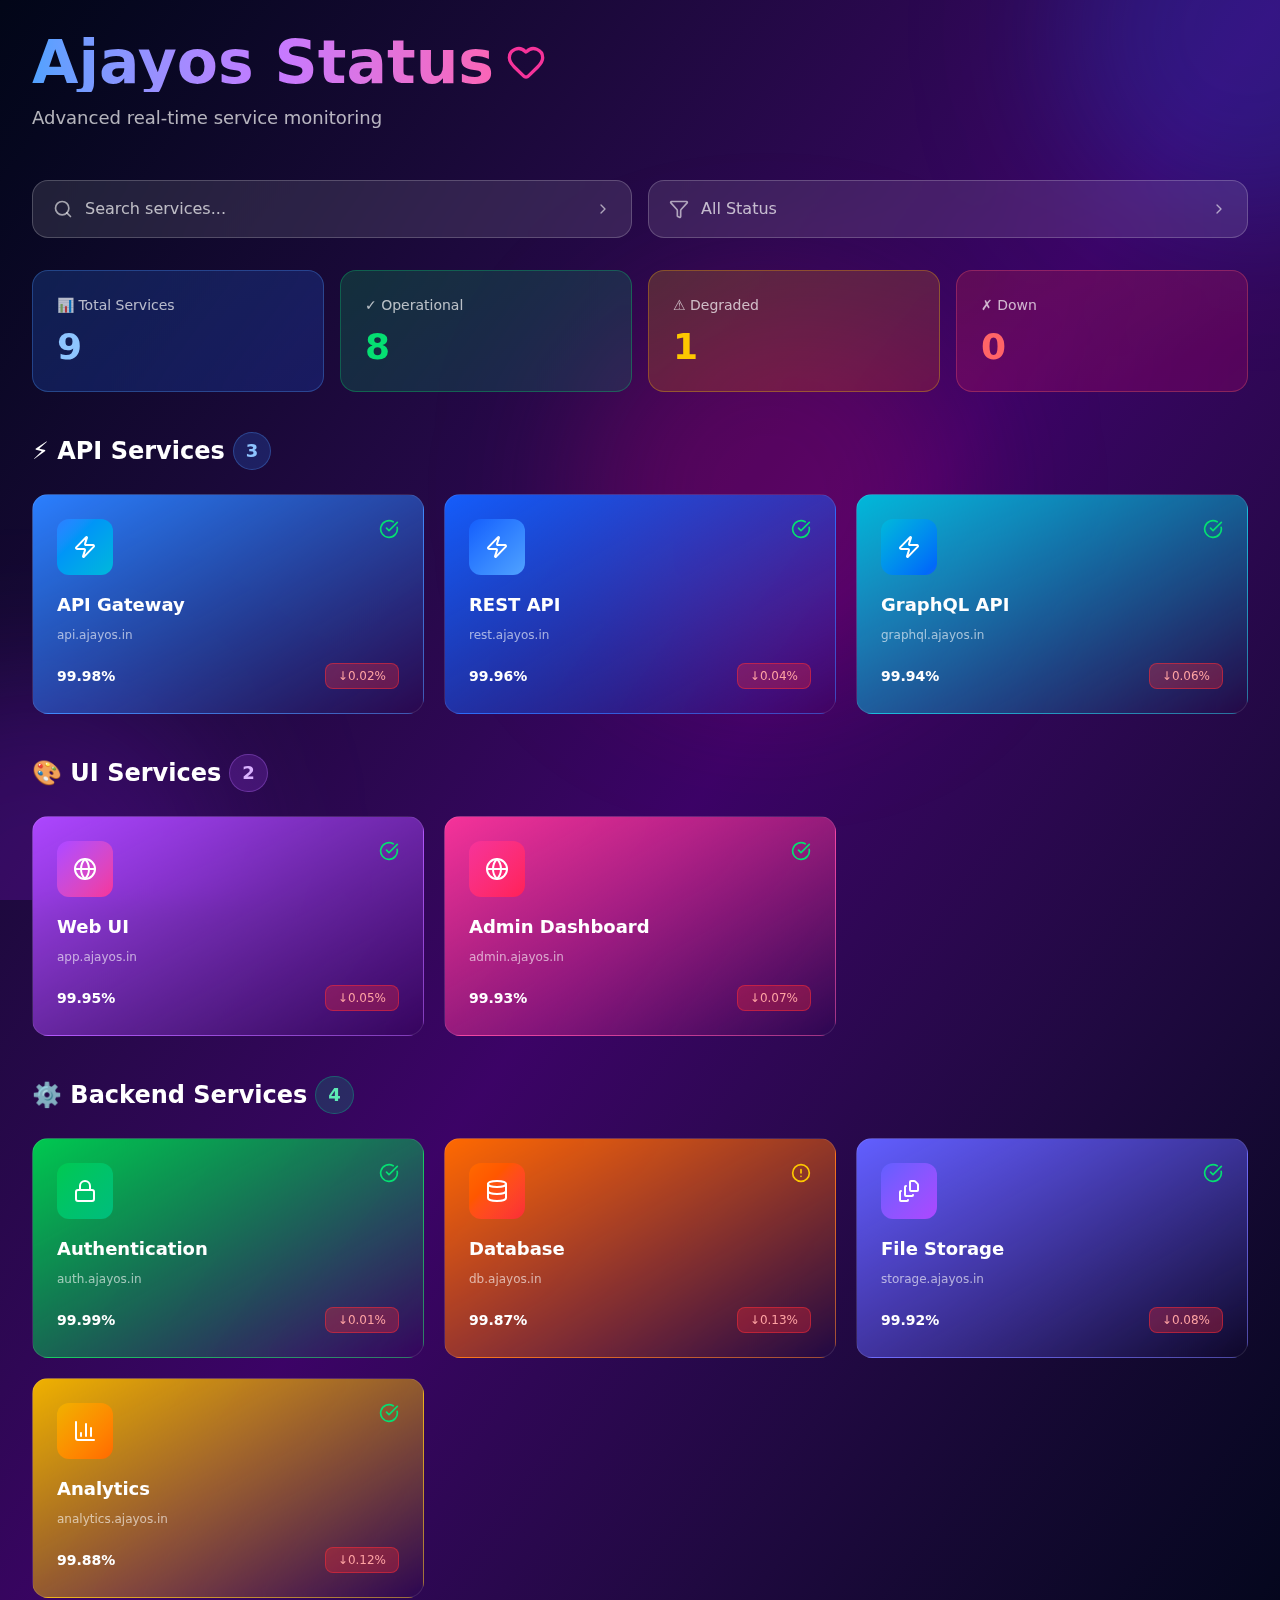
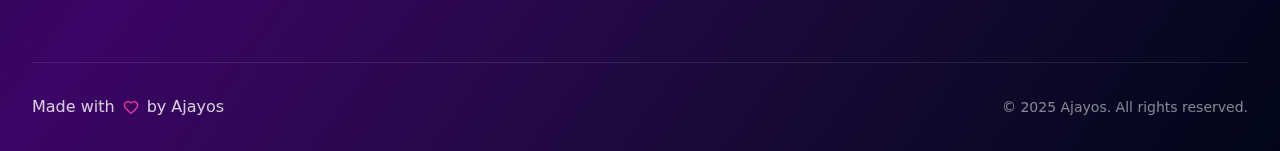
<file: index.html>
<!doctype html>
<html lang="en">
  <head>
    <meta charset="utf-8" />
    <meta name="viewport" content="width=device-width,initial-scale=1" />
    <meta name="theme-color" content="#0f172a" />

    <!-- Primary Meta Tags -->
    <title>AOS Status – System Health & Uptime</title>
    <meta name="title" content="AOS Status – System Health & Uptime" />
    <meta
      name="description"
      content="Stay informed with AOS Status. View live system uptime, API performance, and project health metrics for all Ajayos services."
    />
    <meta
      name="keywords"
      content="AOS, status, uptime, downtime, API health, Ajayos, system monitor, service status, API uptime"
    />
    <meta name="author" content="Ajay OS" />

    <!-- Favicon -->
    <link rel="icon" href="favicon.ico" type="image/x-icon" />

    <!-- Fonts -->
    <link rel="preconnect" href="https://fonts.gstatic.com" crossorigin />
    <link
      href="https://fonts.googleapis.com/css2?family=Inter:wght@400;600;700&display=swap"
      rel="stylesheet"
    />

    <!-- Open Graph / Facebook -->
    <meta property="og:type" content="website" />
    <meta property="og:url" content="https://status.ajayos.in/" />
    <meta property="og:title" content="AOS Status – System Health & Uptime" />
    <meta
      property="og:description"
      content="Check the current operational status, uptime percentage, and downtime history of AOS APIs and services."
    />
    <meta property="og:image" content="status-preview.png" />
    <meta property="og:site_name" content="AOS Status" />

    <!-- Twitter -->
    <meta name="twitter:card" content="status-preview.png" />
    <meta name="twitter:url" content="https://status.ajayos.in/" />
    <meta name="twitter:title" content="AOS Status – System Health & Uptime" />
    <meta
      name="twitter:description"
      content="Real-time uptime and API monitoring for Ajayos systems and live projects."
    />
    <meta name="twitter:image" content="status-preview.png" />
    <meta name="twitter:creator" content="@Ajayos" />

    <!-- PWA / App Meta -->
    <link rel="manifest" href="site.webmanifest" />
    <link rel="apple-touch-icon" href="apple-touch-icon.png" />
    <meta name="application-name" content="AOS Status" />
    <meta name="apple-mobile-web-app-title" content="AOS Status" />
    <meta name="mobile-web-app-capable" content="yes" />
    <meta name="apple-mobile-web-app-capable" content="yes" />
    <meta
      name="apple-mobile-web-app-status-bar-style"
      content="black-translucent"
    />
    <script type="module" crossorigin src="/assets/index-CBkgMbNb.js"></script>
    <link rel="stylesheet" crossorigin href="/assets/index-DgQVYN2N.css" />
  </head>

  <body>
    <div id="ajayos-status"></div>

    <!-- Main Script -->

    <!-- Optional: Lightweight Inline Loader -->
    <noscript>
      <style>
        body {
          display: flex;
          align-items: center;
          justify-content: center;
          height: 100vh;
          font-family: "Inter", sans-serif;
          background: #0f172a;
          color: #fff;
          text-align: center;
        }
      </style>
      <p>JavaScript is required to view live status updates.</p>
    </noscript>
  </body>
</html>
</file>
<file: assets/index-DgQVYN2N.css>
@import "https://fonts.googleapis.com/css2?family=Funnel+Display:wght@300..800&display=swap";
:root {
  --primary: #3b82f6;
}
[data-theme="dark"] {
  color-scheme: dark;
  background: #0b0f14;
  color: #e5e7eb;
}
[data-theme="light"] {
  color-scheme: light;
  background: #fff;
  color: #111827;
}
.a-btn {
  padding: 8px 12px;
  border-radius: 10px;
  border: none;
  background: var(--primary);
  color: #fff;
} /*! tailwindcss v4.1.16 | MIT License | https://tailwindcss.com */
@layer properties {
  @supports (((-webkit-hyphens: none)) and (not (margin-trim: inline))) or
    ((-moz-orient: inline) and (not (color: rgb(from red r g b)))) {
    *,
    :before,
    :after,
    ::backdrop {
      --tw-translate-x: 0;
      --tw-translate-y: 0;
      --tw-translate-z: 0;
      --tw-scale-x: 1;
      --tw-scale-y: 1;
      --tw-scale-z: 1;
      --tw-rotate-x: initial;
      --tw-rotate-y: initial;
      --tw-rotate-z: initial;
      --tw-skew-x: initial;
      --tw-skew-y: initial;
      --tw-space-y-reverse: 0;
      --tw-space-x-reverse: 0;
      --tw-border-style: solid;
      --tw-gradient-position: initial;
      --tw-gradient-from: #0000;
      --tw-gradient-via: #0000;
      --tw-gradient-to: #0000;
      --tw-gradient-stops: initial;
      --tw-gradient-via-stops: initial;
      --tw-gradient-from-position: 0%;
      --tw-gradient-via-position: 50%;
      --tw-gradient-to-position: 100%;
      --tw-leading: initial;
      --tw-font-weight: initial;
      --tw-tracking: initial;
      --tw-shadow: 0 0 #0000;
      --tw-shadow-color: initial;
      --tw-shadow-alpha: 100%;
      --tw-inset-shadow: 0 0 #0000;
      --tw-inset-shadow-color: initial;
      --tw-inset-shadow-alpha: 100%;
      --tw-ring-color: initial;
      --tw-ring-shadow: 0 0 #0000;
      --tw-inset-ring-color: initial;
      --tw-inset-ring-shadow: 0 0 #0000;
      --tw-ring-inset: initial;
      --tw-ring-offset-width: 0px;
      --tw-ring-offset-color: #fff;
      --tw-ring-offset-shadow: 0 0 #0000;
      --tw-blur: initial;
      --tw-brightness: initial;
      --tw-contrast: initial;
      --tw-grayscale: initial;
      --tw-hue-rotate: initial;
      --tw-invert: initial;
      --tw-opacity: initial;
      --tw-saturate: initial;
      --tw-sepia: initial;
      --tw-drop-shadow: initial;
      --tw-drop-shadow-color: initial;
      --tw-drop-shadow-alpha: 100%;
      --tw-drop-shadow-size: initial;
      --tw-backdrop-blur: initial;
      --tw-backdrop-brightness: initial;
      --tw-backdrop-contrast: initial;
      --tw-backdrop-grayscale: initial;
      --tw-backdrop-hue-rotate: initial;
      --tw-backdrop-invert: initial;
      --tw-backdrop-opacity: initial;
      --tw-backdrop-saturate: initial;
      --tw-backdrop-sepia: initial;
      --tw-duration: initial;
      --tw-ease: initial;
    }
  }
}
@layer theme {
  :root,
  :host {
    --font-sans:
      ui-sans-serif, system-ui, sans-serif, "Apple Color Emoji",
      "Segoe UI Emoji", "Segoe UI Symbol", "Noto Color Emoji";
    --font-mono:
      ui-monospace, SFMono-Regular, Menlo, Monaco, Consolas, "Liberation Mono",
      "Courier New", monospace;
    --color-red-50: oklch(97.1% 0.013 17.38);
    --color-red-300: oklch(80.8% 0.114 19.571);
    --color-red-400: oklch(70.4% 0.191 22.216);
    --color-red-500: oklch(63.7% 0.237 25.331);
    --color-red-600: oklch(57.7% 0.245 27.325);
    --color-red-700: oklch(50.5% 0.213 27.518);
    --color-red-900: oklch(39.6% 0.141 25.723);
    --color-orange-400: oklch(75% 0.183 55.934);
    --color-orange-500: oklch(70.5% 0.213 47.604);
    --color-orange-600: oklch(64.6% 0.222 41.116);
    --color-yellow-300: oklch(90.5% 0.182 98.111);
    --color-yellow-400: oklch(85.2% 0.199 91.936);
    --color-yellow-500: oklch(79.5% 0.184 86.047);
    --color-yellow-600: oklch(68.1% 0.162 75.834);
    --color-green-50: oklch(98.2% 0.018 155.826);
    --color-green-300: oklch(87.1% 0.15 154.449);
    --color-green-400: oklch(79.2% 0.209 151.711);
    --color-green-500: oklch(72.3% 0.219 149.579);
    --color-green-600: oklch(62.7% 0.194 149.214);
    --color-green-700: oklch(52.7% 0.154 150.069);
    --color-green-900: oklch(39.3% 0.095 152.535);
    --color-emerald-300: oklch(84.5% 0.143 164.978);
    --color-emerald-400: oklch(76.5% 0.177 163.223);
    --color-emerald-500: oklch(69.6% 0.17 162.48);
    --color-emerald-600: oklch(59.6% 0.145 163.225);
    --color-cyan-300: oklch(86.5% 0.127 207.078);
    --color-cyan-400: oklch(78.9% 0.154 211.53);
    --color-cyan-500: oklch(71.5% 0.143 215.221);
    --color-cyan-600: oklch(60.9% 0.126 221.723);
    --color-blue-300: oklch(80.9% 0.105 251.813);
    --color-blue-400: oklch(70.7% 0.165 254.624);
    --color-blue-500: oklch(62.3% 0.214 259.815);
    --color-blue-600: oklch(54.6% 0.245 262.881);
    --color-blue-700: oklch(48.8% 0.243 264.376);
    --color-indigo-300: oklch(78.5% 0.115 274.713);
    --color-indigo-400: oklch(67.3% 0.182 276.935);
    --color-indigo-500: oklch(58.5% 0.233 277.117);
    --color-indigo-600: oklch(51.1% 0.262 276.966);
    --color-purple-300: oklch(82.7% 0.119 306.383);
    --color-purple-400: oklch(71.4% 0.203 305.504);
    --color-purple-500: oklch(62.7% 0.265 303.9);
    --color-purple-600: oklch(55.8% 0.288 302.321);
    --color-purple-950: oklch(29.1% 0.149 302.717);
    --color-pink-400: oklch(71.8% 0.202 349.761);
    --color-pink-500: oklch(65.6% 0.241 354.308);
    --color-pink-600: oklch(59.2% 0.249 0.584);
    --color-rose-500: oklch(64.5% 0.246 16.439);
    --color-slate-700: oklch(37.2% 0.044 257.287);
    --color-slate-800: oklch(27.9% 0.041 260.031);
    --color-slate-900: oklch(20.8% 0.042 265.755);
    --color-slate-950: oklch(12.9% 0.042 264.695);
    --color-gray-50: oklch(98.5% 0.002 247.839);
    --color-gray-100: oklch(96.7% 0.003 264.542);
    --color-gray-200: oklch(92.8% 0.006 264.531);
    --color-gray-300: oklch(87.2% 0.01 258.338);
    --color-gray-400: oklch(70.7% 0.022 261.325);
    --color-gray-500: oklch(55.1% 0.027 264.364);
    --color-gray-600: oklch(44.6% 0.03 256.802);
    --color-gray-700: oklch(37.3% 0.034 259.733);
    --color-gray-800: oklch(27.8% 0.033 256.848);
    --color-gray-900: oklch(21% 0.034 264.665);
    --color-neutral-400: oklch(70.8% 0 0);
    --color-neutral-500: oklch(55.6% 0 0);
    --color-black: #000;
    --color-white: #fff;
    --spacing: 0.25rem;
    --container-md: 28rem;
    --container-3xl: 48rem;
    --container-4xl: 56rem;
    --container-7xl: 80rem;
    --text-xs: 0.75rem;
    --text-xs--line-height: calc(1 / 0.75);
    --text-sm: 0.875rem;
    --text-sm--line-height: calc(1.25 / 0.875);
    --text-base: 1rem;
    --text-base--line-height: 1.5;
    --text-lg: 1.125rem;
    --text-lg--line-height: calc(1.75 / 1.125);
    --text-xl: 1.25rem;
    --text-xl--line-height: calc(1.75 / 1.25);
    --text-2xl: 1.5rem;
    --text-2xl--line-height: calc(2 / 1.5);
    --text-3xl: 1.875rem;
    --text-3xl--line-height: 1.2;
    --text-4xl: 2.25rem;
    --text-4xl--line-height: calc(2.5 / 2.25);
    --text-5xl: 3rem;
    --text-5xl--line-height: 1;
    --text-6xl: 3.75rem;
    --text-6xl--line-height: 1;
    --font-weight-extralight: 200;
    --font-weight-medium: 500;
    --font-weight-semibold: 600;
    --font-weight-bold: 700;
    --font-weight-extrabold: 800;
    --tracking-wide: 0.025em;
    --tracking-widest: 0.1em;
    --radius-md: 0.375rem;
    --radius-lg: 0.5rem;
    --radius-xl: 0.75rem;
    --radius-2xl: 1rem;
    --radius-3xl: 1.5rem;
    --ease-in: cubic-bezier(0.4, 0, 1, 1);
    --ease-out: cubic-bezier(0, 0, 0.2, 1);
    --ease-in-out: cubic-bezier(0.4, 0, 0.2, 1);
    --animate-spin: spin 1s linear infinite;
    --animate-ping: ping 1s cubic-bezier(0, 0, 0.2, 1) infinite;
    --animate-pulse: pulse 2s cubic-bezier(0.4, 0, 0.6, 1) infinite;
    --animate-bounce: bounce 1s infinite;
    --blur-md: 12px;
    --blur-lg: 16px;
    --blur-xl: 24px;
    --blur-2xl: 40px;
    --blur-3xl: 64px;
    --default-transition-duration: 0.15s;
    --default-transition-timing-function: cubic-bezier(0.4, 0, 0.2, 1);
    --default-font-family: var(--font-sans);
    --default-mono-font-family: var(--font-mono);
    --color-primary: #030412;
    --color-indigo: #1f1e39;
    --color-storm: #282b4b;
    --color-royal: #5c33cc;
    --color-lavender: #7a57db;
  }
}
@layer base {
  *,
  :after,
  :before,
  ::backdrop {
    box-sizing: border-box;
    border: 0 solid;
    margin: 0;
    padding: 0;
  }
  ::file-selector-button {
    box-sizing: border-box;
    border: 0 solid;
    margin: 0;
    padding: 0;
  }
  html,
  :host {
    -webkit-text-size-adjust: 100%;
    -moz-tab-size: 4;
    tab-size: 4;
    line-height: 1.5;
    font-family: var(
      --default-font-family,
      ui-sans-serif,
      system-ui,
      sans-serif,
      "Apple Color Emoji",
      "Segoe UI Emoji",
      "Segoe UI Symbol",
      "Noto Color Emoji"
    );
    font-feature-settings: var(--default-font-feature-settings, normal);
    font-variation-settings: var(--default-font-variation-settings, normal);
    -webkit-tap-highlight-color: transparent;
  }
  hr {
    height: 0;
    color: inherit;
    border-top-width: 1px;
  }
  abbr:where([title]) {
    -webkit-text-decoration: underline dotted;
    text-decoration: underline dotted;
  }
  h1,
  h2,
  h3,
  h4,
  h5,
  h6 {
    font-size: inherit;
    font-weight: inherit;
  }
  a {
    color: inherit;
    -webkit-text-decoration: inherit;
    text-decoration: inherit;
  }
  b,
  strong {
    font-weight: bolder;
  }
  code,
  kbd,
  samp,
  pre {
    font-family: var(
      --default-mono-font-family,
      ui-monospace,
      SFMono-Regular,
      Menlo,
      Monaco,
      Consolas,
      "Liberation Mono",
      "Courier New",
      monospace
    );
    font-feature-settings: var(--default-mono-font-feature-settings, normal);
    font-variation-settings: var(
      --default-mono-font-variation-settings,
      normal
    );
    font-size: 1em;
  }
  small {
    font-size: 80%;
  }
  sub,
  sup {
    vertical-align: baseline;
    font-size: 75%;
    line-height: 0;
    position: relative;
  }
  sub {
    bottom: -0.25em;
  }
  sup {
    top: -0.5em;
  }
  table {
    text-indent: 0;
    border-color: inherit;
    border-collapse: collapse;
  }
  :-moz-focusring {
    outline: auto;
  }
  progress {
    vertical-align: baseline;
  }
  summary {
    display: list-item;
  }
  ol,
  ul,
  menu {
    list-style: none;
  }
  img,
  svg,
  video,
  canvas,
  audio,
  iframe,
  embed,
  object {
    vertical-align: middle;
    display: block;
  }
  img,
  video {
    max-width: 100%;
    height: auto;
  }
  button,
  input,
  select,
  optgroup,
  textarea {
    font: inherit;
    font-feature-settings: inherit;
    font-variation-settings: inherit;
    letter-spacing: inherit;
    color: inherit;
    opacity: 1;
    background-color: #0000;
    border-radius: 0;
  }
  ::file-selector-button {
    font: inherit;
    font-feature-settings: inherit;
    font-variation-settings: inherit;
    letter-spacing: inherit;
    color: inherit;
    opacity: 1;
    background-color: #0000;
    border-radius: 0;
  }
  :where(select:is([multiple], [size])) optgroup {
    font-weight: bolder;
  }
  :where(select:is([multiple], [size])) optgroup option {
    padding-inline-start: 20px;
  }
  ::file-selector-button {
    margin-inline-end: 4px;
  }
  ::placeholder {
    opacity: 1;
  }
  @supports (not ((-webkit-appearance: -apple-pay-button))) or
    (contain-intrinsic-size: 1px) {
    ::placeholder {
      color: currentColor;
    }
    @supports (color: color-mix(in lab, red, red)) {
      ::placeholder {
        color: color-mix(in oklab, currentcolor 50%, transparent);
      }
    }
  }
  textarea {
    resize: vertical;
  }
  ::-webkit-search-decoration {
    -webkit-appearance: none;
  }
  ::-webkit-date-and-time-value {
    min-height: 1lh;
    text-align: inherit;
  }
  ::-webkit-datetime-edit {
    display: inline-flex;
  }
  ::-webkit-datetime-edit-fields-wrapper {
    padding: 0;
  }
  ::-webkit-datetime-edit {
    padding-block: 0;
  }
  ::-webkit-datetime-edit-year-field {
    padding-block: 0;
  }
  ::-webkit-datetime-edit-month-field {
    padding-block: 0;
  }
  ::-webkit-datetime-edit-day-field {
    padding-block: 0;
  }
  ::-webkit-datetime-edit-hour-field {
    padding-block: 0;
  }
  ::-webkit-datetime-edit-minute-field {
    padding-block: 0;
  }
  ::-webkit-datetime-edit-second-field {
    padding-block: 0;
  }
  ::-webkit-datetime-edit-millisecond-field {
    padding-block: 0;
  }
  ::-webkit-datetime-edit-meridiem-field {
    padding-block: 0;
  }
  ::-webkit-calendar-picker-indicator {
    line-height: 1;
  }
  :-moz-ui-invalid {
    box-shadow: none;
  }
  button,
  input:where([type="button"], [type="reset"], [type="submit"]) {
    -webkit-appearance: button;
    -moz-appearance: button;
    appearance: button;
  }
  ::file-selector-button {
    -webkit-appearance: button;
    -moz-appearance: button;
    appearance: button;
  }
  ::-webkit-inner-spin-button {
    height: auto;
  }
  ::-webkit-outer-spin-button {
    height: auto;
  }
  [hidden]:where(:not([hidden="until-found"])) {
    display: none !important;
  }
}
@layer components;
@layer utilities {
  .pointer-events-none {
    pointer-events: none;
  }
  .visible {
    visibility: visible;
  }
  .sr-only {
    clip-path: inset(50%);
    white-space: nowrap;
    border-width: 0;
    width: 1px;
    height: 1px;
    margin: -1px;
    padding: 0;
    position: absolute;
    overflow: hidden;
  }
  .absolute {
    position: absolute;
  }
  .fixed {
    position: fixed;
  }
  .relative {
    position: relative;
  }
  .static {
    position: static;
  }
  .-inset-4 {
    inset: calc(var(--spacing) * -4);
  }
  .-inset-8 {
    inset: calc(var(--spacing) * -8);
  }
  .-inset-16 {
    inset: calc(var(--spacing) * -16);
  }
  .-inset-20 {
    inset: calc(var(--spacing) * -20);
  }
  .inset-0 {
    inset: calc(var(--spacing) * 0);
  }
  .-top-1 {
    top: calc(var(--spacing) * -1);
  }
  .-top-20 {
    top: calc(var(--spacing) * -20);
  }
  .-top-40 {
    top: calc(var(--spacing) * -40);
  }
  .top-0 {
    top: calc(var(--spacing) * 0);
  }
  .top-1\/2 {
    top: 50%;
  }
  .top-1\/3 {
    top: 33.3333%;
  }
  .top-full {
    top: 100%;
  }
  .-right-1 {
    right: calc(var(--spacing) * -1);
  }
  .-right-20 {
    right: calc(var(--spacing) * -20);
  }
  .-right-40 {
    right: calc(var(--spacing) * -40);
  }
  .right-0 {
    right: calc(var(--spacing) * 0);
  }
  .right-1\/4 {
    right: 25%;
  }
  .right-4 {
    right: calc(var(--spacing) * 4);
  }
  .-bottom-20 {
    bottom: calc(var(--spacing) * -20);
  }
  .-bottom-40 {
    bottom: calc(var(--spacing) * -40);
  }
  .-left-20 {
    left: calc(var(--spacing) * -20);
  }
  .-left-40 {
    left: calc(var(--spacing) * -40);
  }
  .left-0 {
    left: calc(var(--spacing) * 0);
  }
  .left-3 {
    left: calc(var(--spacing) * 3);
  }
  .left-4 {
    left: calc(var(--spacing) * 4);
  }
  .left-5 {
    left: calc(var(--spacing) * 5);
  }
  .left-12 {
    left: calc(var(--spacing) * 12);
  }
  .left-\[-100\%\] {
    left: -100%;
  }
  .z-0 {
    z-index: 0;
  }
  .z-10 {
    z-index: 10;
  }
  .z-20 {
    z-index: 20;
  }
  .z-40 {
    z-index: 40;
  }
  .z-50 {
    z-index: 50;
  }
  .z-60 {
    z-index: 60;
  }
  .z-\[9999\] {
    z-index: 9999;
  }
  .container {
    width: 100%;
  }
  @media (min-width: 40rem) {
    .container {
      max-width: 40rem;
    }
  }
  @media (min-width: 48rem) {
    .container {
      max-width: 48rem;
    }
  }
  @media (min-width: 64rem) {
    .container {
      max-width: 64rem;
    }
  }
  @media (min-width: 80rem) {
    .container {
      max-width: 80rem;
    }
  }
  @media (min-width: 96rem) {
    .container {
      max-width: 96rem;
    }
  }
  .mx-4 {
    margin-inline: calc(var(--spacing) * 4);
  }
  .mx-6 {
    margin-inline: calc(var(--spacing) * 6);
  }
  .mx-auto {
    margin-inline: auto;
  }
  .my-6 {
    margin-block: calc(var(--spacing) * 6);
  }
  .mt-1 {
    margin-top: calc(var(--spacing) * 1);
  }
  .mt-2 {
    margin-top: calc(var(--spacing) * 2);
  }
  .mt-3 {
    margin-top: calc(var(--spacing) * 3);
  }
  .mt-4 {
    margin-top: calc(var(--spacing) * 4);
  }
  .mt-5 {
    margin-top: calc(var(--spacing) * 5);
  }
  .mt-6 {
    margin-top: calc(var(--spacing) * 6);
  }
  .mt-8 {
    margin-top: calc(var(--spacing) * 8);
  }
  .mt-12 {
    margin-top: calc(var(--spacing) * 12);
  }
  .mt-16 {
    margin-top: calc(var(--spacing) * 16);
  }
  .mr-2 {
    margin-right: calc(var(--spacing) * 2);
  }
  .mb-2 {
    margin-bottom: calc(var(--spacing) * 2);
  }
  .mb-3 {
    margin-bottom: calc(var(--spacing) * 3);
  }
  .mb-4 {
    margin-bottom: calc(var(--spacing) * 4);
  }
  .mb-6 {
    margin-bottom: calc(var(--spacing) * 6);
  }
  .mb-8 {
    margin-bottom: calc(var(--spacing) * 8);
  }
  .mb-10 {
    margin-bottom: calc(var(--spacing) * 10);
  }
  .mb-12 {
    margin-bottom: calc(var(--spacing) * 12);
  }
  .block {
    display: block;
  }
  .flex {
    display: flex;
  }
  .grid {
    display: grid;
  }
  .hidden {
    display: none;
  }
  .inline {
    display: inline;
  }
  .inline-block {
    display: inline-block;
  }
  .table {
    display: table;
  }
  .h-1 {
    height: calc(var(--spacing) * 1);
  }
  .h-2 {
    height: calc(var(--spacing) * 2);
  }
  .h-3 {
    height: calc(var(--spacing) * 3);
  }
  .h-4 {
    height: calc(var(--spacing) * 4);
  }
  .h-5 {
    height: calc(var(--spacing) * 5);
  }
  .h-6 {
    height: calc(var(--spacing) * 6);
  }
  .h-7 {
    height: calc(var(--spacing) * 7);
  }
  .h-8 {
    height: calc(var(--spacing) * 8);
  }
  .h-10 {
    height: calc(var(--spacing) * 10);
  }
  .h-12 {
    height: calc(var(--spacing) * 12);
  }
  .h-16 {
    height: calc(var(--spacing) * 16);
  }
  .h-20 {
    height: calc(var(--spacing) * 20);
  }
  .h-64 {
    height: calc(var(--spacing) * 64);
  }
  .h-72 {
    height: calc(var(--spacing) * 72);
  }
  .h-96 {
    height: calc(var(--spacing) * 96);
  }
  .h-\[80vh\] {
    height: 80vh;
  }
  .h-\[400px\] {
    height: 400px;
  }
  .h-\[450px\] {
    height: 450px;
  }
  .h-full {
    height: 100%;
  }
  .h-px {
    height: 1px;
  }
  .max-h-64 {
    max-height: calc(var(--spacing) * 64);
  }
  .max-h-\[70vh\] {
    max-height: 70vh;
  }
  .min-h-screen {
    min-height: 100vh;
  }
  .w-2 {
    width: calc(var(--spacing) * 2);
  }
  .w-3 {
    width: calc(var(--spacing) * 3);
  }
  .w-4 {
    width: calc(var(--spacing) * 4);
  }
  .w-5 {
    width: calc(var(--spacing) * 5);
  }
  .w-6 {
    width: calc(var(--spacing) * 6);
  }
  .w-7 {
    width: calc(var(--spacing) * 7);
  }
  .w-8 {
    width: calc(var(--spacing) * 8);
  }
  .w-10 {
    width: calc(var(--spacing) * 10);
  }
  .w-12 {
    width: calc(var(--spacing) * 12);
  }
  .w-16 {
    width: calc(var(--spacing) * 16);
  }
  .w-20 {
    width: calc(var(--spacing) * 20);
  }
  .w-32 {
    width: calc(var(--spacing) * 32);
  }
  .w-48 {
    width: calc(var(--spacing) * 48);
  }
  .w-72 {
    width: calc(var(--spacing) * 72);
  }
  .w-96 {
    width: calc(var(--spacing) * 96);
  }
  .w-\[400px\] {
    width: 400px;
  }
  .w-\[450px\] {
    width: 450px;
  }
  .w-full {
    width: 100%;
  }
  .w-screen {
    width: 100vw;
  }
  .max-w-3xl {
    max-width: var(--container-3xl);
  }
  .max-w-4xl {
    max-width: var(--container-4xl);
  }
  .max-w-7xl {
    max-width: var(--container-7xl);
  }
  .max-w-md {
    max-width: var(--container-md);
  }
  .min-w-56 {
    min-width: calc(var(--spacing) * 56);
  }
  .flex-1 {
    flex: 1;
  }
  .flex-grow {
    flex-grow: 1;
  }
  .-translate-x-1\/2 {
    --tw-translate-x: -50%;
    translate: var(--tw-translate-x) var(--tw-translate-y);
  }
  .-translate-y-1\/2 {
    --tw-translate-y: -50%;
    translate: var(--tw-translate-x) var(--tw-translate-y);
  }
  .-translate-y-full {
    --tw-translate-y: -100%;
    translate: var(--tw-translate-x) var(--tw-translate-y);
  }
  .scale-95 {
    --tw-scale-x: 95%;
    --tw-scale-y: 95%;
    --tw-scale-z: 95%;
    scale: var(--tw-scale-x) var(--tw-scale-y);
  }
  .scale-100 {
    --tw-scale-x: 100%;
    --tw-scale-y: 100%;
    --tw-scale-z: 100%;
    scale: var(--tw-scale-x) var(--tw-scale-y);
  }
  .scale-110 {
    --tw-scale-x: 110%;
    --tw-scale-y: 110%;
    --tw-scale-z: 110%;
    scale: var(--tw-scale-x) var(--tw-scale-y);
  }
  .rotate-90 {
    rotate: 90deg;
  }
  .rotate-180 {
    rotate: 180deg;
  }
  .transform {
    transform: var(--tw-rotate-x,) var(--tw-rotate-y,) var(--tw-rotate-z,)
      var(--tw-skew-x,) var(--tw-skew-y,);
  }
  .animate-bounce {
    animation: var(--animate-bounce);
  }
  .animate-ping {
    animation: var(--animate-ping);
  }
  .animate-pulse {
    animation: var(--animate-pulse);
  }
  .animate-spin {
    animation: var(--animate-spin);
  }
  .cursor-pointer {
    cursor: pointer;
  }
  .cursor-wait {
    cursor: wait;
  }
  .resize {
    resize: both;
  }
  .appearance-none {
    -webkit-appearance: none;
    -moz-appearance: none;
    appearance: none;
  }
  .grid-cols-1 {
    grid-template-columns: repeat(1, minmax(0, 1fr));
  }
  .grid-cols-2 {
    grid-template-columns: repeat(2, minmax(0, 1fr));
  }
  .grid-cols-6 {
    grid-template-columns: repeat(6, minmax(0, 1fr));
  }
  .flex-col {
    flex-direction: column;
  }
  .flex-wrap {
    flex-wrap: wrap;
  }
  .items-center {
    align-items: center;
  }
  .items-start {
    align-items: flex-start;
  }
  .justify-between {
    justify-content: space-between;
  }
  .justify-center {
    justify-content: center;
  }
  .justify-end {
    justify-content: flex-end;
  }
  .gap-2 {
    gap: calc(var(--spacing) * 2);
  }
  .gap-3 {
    gap: calc(var(--spacing) * 3);
  }
  .gap-4 {
    gap: calc(var(--spacing) * 4);
  }
  .gap-5 {
    gap: calc(var(--spacing) * 5);
  }
  .gap-6 {
    gap: calc(var(--spacing) * 6);
  }
  :where(.space-y-4 > :not(:last-child)) {
    --tw-space-y-reverse: 0;
    margin-block-start: calc(
      calc(var(--spacing) * 4) * var(--tw-space-y-reverse)
    );
    margin-block-end: calc(
      calc(var(--spacing) * 4) * calc(1 - var(--tw-space-y-reverse))
    );
  }
  :where(.space-y-6 > :not(:last-child)) {
    --tw-space-y-reverse: 0;
    margin-block-start: calc(
      calc(var(--spacing) * 6) * var(--tw-space-y-reverse)
    );
    margin-block-end: calc(
      calc(var(--spacing) * 6) * calc(1 - var(--tw-space-y-reverse))
    );
  }
  :where(.space-x-2 > :not(:last-child)) {
    --tw-space-x-reverse: 0;
    margin-inline-start: calc(
      calc(var(--spacing) * 2) * var(--tw-space-x-reverse)
    );
    margin-inline-end: calc(
      calc(var(--spacing) * 2) * calc(1 - var(--tw-space-x-reverse))
    );
  }
  :where(.space-x-3 > :not(:last-child)) {
    --tw-space-x-reverse: 0;
    margin-inline-start: calc(
      calc(var(--spacing) * 3) * var(--tw-space-x-reverse)
    );
    margin-inline-end: calc(
      calc(var(--spacing) * 3) * calc(1 - var(--tw-space-x-reverse))
    );
  }
  :where(.space-x-4 > :not(:last-child)) {
    --tw-space-x-reverse: 0;
    margin-inline-start: calc(
      calc(var(--spacing) * 4) * var(--tw-space-x-reverse)
    );
    margin-inline-end: calc(
      calc(var(--spacing) * 4) * calc(1 - var(--tw-space-x-reverse))
    );
  }
  .overflow-hidden {
    overflow: hidden;
  }
  .overflow-x-auto {
    overflow-x: auto;
  }
  .overflow-y-auto {
    overflow-y: auto;
  }
  .rounded {
    border-radius: 0.25rem;
  }
  .rounded-2xl {
    border-radius: var(--radius-2xl);
  }
  .rounded-3xl {
    border-radius: var(--radius-3xl);
  }
  .rounded-full {
    border-radius: 3.40282e38px;
  }
  .rounded-lg {
    border-radius: var(--radius-lg);
  }
  .rounded-md {
    border-radius: var(--radius-md);
  }
  .rounded-xl {
    border-radius: var(--radius-xl);
  }
  .border {
    border-style: var(--tw-border-style);
    border-width: 1px;
  }
  .border-2 {
    border-style: var(--tw-border-style);
    border-width: 2px;
  }
  .border-4 {
    border-style: var(--tw-border-style);
    border-width: 4px;
  }
  .border-t {
    border-top-style: var(--tw-border-style);
    border-top-width: 1px;
  }
  .border-b {
    border-bottom-style: var(--tw-border-style);
    border-bottom-width: 1px;
  }
  .border-l-4 {
    border-left-style: var(--tw-border-style);
    border-left-width: 4px;
  }
  .border-blue-400 {
    border-color: var(--color-blue-400);
  }
  .border-blue-400\/30 {
    border-color: #54a2ff4d;
  }
  @supports (color: color-mix(in lab, red, red)) {
    .border-blue-400\/30 {
      border-color: color-mix(in oklab, var(--color-blue-400) 30%, transparent);
    }
  }
  .border-blue-400\/50 {
    border-color: #54a2ff80;
  }
  @supports (color: color-mix(in lab, red, red)) {
    .border-blue-400\/50 {
      border-color: color-mix(in oklab, var(--color-blue-400) 50%, transparent);
    }
  }
  .border-cyan-400 {
    border-color: var(--color-cyan-400);
  }
  .border-cyan-400\/20 {
    border-color: #00d2ef33;
  }
  @supports (color: color-mix(in lab, red, red)) {
    .border-cyan-400\/20 {
      border-color: color-mix(in oklab, var(--color-cyan-400) 20%, transparent);
    }
  }
  .border-cyan-400\/30 {
    border-color: #00d2ef4d;
  }
  @supports (color: color-mix(in lab, red, red)) {
    .border-cyan-400\/30 {
      border-color: color-mix(in oklab, var(--color-cyan-400) 30%, transparent);
    }
  }
  .border-cyan-400\/40 {
    border-color: #00d2ef66;
  }
  @supports (color: color-mix(in lab, red, red)) {
    .border-cyan-400\/40 {
      border-color: color-mix(in oklab, var(--color-cyan-400) 40%, transparent);
    }
  }
  .border-emerald-400\/30 {
    border-color: #00d2944d;
  }
  @supports (color: color-mix(in lab, red, red)) {
    .border-emerald-400\/30 {
      border-color: color-mix(
        in oklab,
        var(--color-emerald-400) 30%,
        transparent
      );
    }
  }
  .border-gray-300 {
    border-color: var(--color-gray-300);
  }
  .border-gray-400 {
    border-color: var(--color-gray-400);
  }
  .border-gray-500\/20 {
    border-color: #6a728233;
  }
  @supports (color: color-mix(in lab, red, red)) {
    .border-gray-500\/20 {
      border-color: color-mix(in oklab, var(--color-gray-500) 20%, transparent);
    }
  }
  .border-gray-500\/30 {
    border-color: #6a72824d;
  }
  @supports (color: color-mix(in lab, red, red)) {
    .border-gray-500\/30 {
      border-color: color-mix(in oklab, var(--color-gray-500) 30%, transparent);
    }
  }
  .border-green-400\/30 {
    border-color: #05df724d;
  }
  @supports (color: color-mix(in lab, red, red)) {
    .border-green-400\/30 {
      border-color: color-mix(
        in oklab,
        var(--color-green-400) 30%,
        transparent
      );
    }
  }
  .border-green-400\/50 {
    border-color: #05df7280;
  }
  @supports (color: color-mix(in lab, red, red)) {
    .border-green-400\/50 {
      border-color: color-mix(
        in oklab,
        var(--color-green-400) 50%,
        transparent
      );
    }
  }
  .border-green-500 {
    border-color: var(--color-green-500);
  }
  .border-green-500\/30 {
    border-color: #00c7584d;
  }
  @supports (color: color-mix(in lab, red, red)) {
    .border-green-500\/30 {
      border-color: color-mix(
        in oklab,
        var(--color-green-500) 30%,
        transparent
      );
    }
  }
  .border-indigo-400\/40 {
    border-color: #7d87ff66;
  }
  @supports (color: color-mix(in lab, red, red)) {
    .border-indigo-400\/40 {
      border-color: color-mix(
        in oklab,
        var(--color-indigo-400) 40%,
        transparent
      );
    }
  }
  .border-purple-400\/20 {
    border-color: #c07eff33;
  }
  @supports (color: color-mix(in lab, red, red)) {
    .border-purple-400\/20 {
      border-color: color-mix(
        in oklab,
        var(--color-purple-400) 20%,
        transparent
      );
    }
  }
  .border-purple-400\/30 {
    border-color: #c07eff4d;
  }
  @supports (color: color-mix(in lab, red, red)) {
    .border-purple-400\/30 {
      border-color: color-mix(
        in oklab,
        var(--color-purple-400) 30%,
        transparent
      );
    }
  }
  .border-red-400 {
    border-color: var(--color-red-400);
  }
  .border-red-400\/30 {
    border-color: #ff65684d;
  }
  @supports (color: color-mix(in lab, red, red)) {
    .border-red-400\/30 {
      border-color: color-mix(in oklab, var(--color-red-400) 30%, transparent);
    }
  }
  .border-red-500 {
    border-color: var(--color-red-500);
  }
  .border-red-500\/30 {
    border-color: #fb2c364d;
  }
  @supports (color: color-mix(in lab, red, red)) {
    .border-red-500\/30 {
      border-color: color-mix(in oklab, var(--color-red-500) 30%, transparent);
    }
  }
  .border-red-500\/50 {
    border-color: #fb2c3680;
  }
  @supports (color: color-mix(in lab, red, red)) {
    .border-red-500\/50 {
      border-color: color-mix(in oklab, var(--color-red-500) 50%, transparent);
    }
  }
  .border-slate-700\/20 {
    border-color: #31415833;
  }
  @supports (color: color-mix(in lab, red, red)) {
    .border-slate-700\/20 {
      border-color: color-mix(
        in oklab,
        var(--color-slate-700) 20%,
        transparent
      );
    }
  }
  .border-white {
    border-color: var(--color-white);
  }
  .border-white\/5 {
    border-color: #ffffff0d;
  }
  @supports (color: color-mix(in lab, red, red)) {
    .border-white\/5 {
      border-color: color-mix(in oklab, var(--color-white) 5%, transparent);
    }
  }
  .border-white\/10 {
    border-color: #ffffff1a;
  }
  @supports (color: color-mix(in lab, red, red)) {
    .border-white\/10 {
      border-color: color-mix(in oklab, var(--color-white) 10%, transparent);
    }
  }
  .border-white\/20 {
    border-color: #fff3;
  }
  @supports (color: color-mix(in lab, red, red)) {
    .border-white\/20 {
      border-color: color-mix(in oklab, var(--color-white) 20%, transparent);
    }
  }
  .border-white\/30 {
    border-color: #ffffff4d;
  }
  @supports (color: color-mix(in lab, red, red)) {
    .border-white\/30 {
      border-color: color-mix(in oklab, var(--color-white) 30%, transparent);
    }
  }
  .border-yellow-400 {
    border-color: var(--color-yellow-400);
  }
  .border-yellow-400\/30 {
    border-color: #fac8004d;
  }
  @supports (color: color-mix(in lab, red, red)) {
    .border-yellow-400\/30 {
      border-color: color-mix(
        in oklab,
        var(--color-yellow-400) 30%,
        transparent
      );
    }
  }
  .border-yellow-400\/50 {
    border-color: #fac80080;
  }
  @supports (color: color-mix(in lab, red, red)) {
    .border-yellow-400\/50 {
      border-color: color-mix(
        in oklab,
        var(--color-yellow-400) 50%,
        transparent
      );
    }
  }
  .border-yellow-500\/30 {
    border-color: #edb2004d;
  }
  @supports (color: color-mix(in lab, red, red)) {
    .border-yellow-500\/30 {
      border-color: color-mix(
        in oklab,
        var(--color-yellow-500) 30%,
        transparent
      );
    }
  }
  .border-t-transparent {
    border-top-color: #0000;
  }
  .border-t-white {
    border-top-color: var(--color-white);
  }
  .bg-black\/20 {
    background-color: #0003;
  }
  @supports (color: color-mix(in lab, red, red)) {
    .bg-black\/20 {
      background-color: color-mix(
        in oklab,
        var(--color-black) 20%,
        transparent
      );
    }
  }
  .bg-black\/30 {
    background-color: #0000004d;
  }
  @supports (color: color-mix(in lab, red, red)) {
    .bg-black\/30 {
      background-color: color-mix(
        in oklab,
        var(--color-black) 30%,
        transparent
      );
    }
  }
  .bg-black\/50 {
    background-color: #00000080;
  }
  @supports (color: color-mix(in lab, red, red)) {
    .bg-black\/50 {
      background-color: color-mix(
        in oklab,
        var(--color-black) 50%,
        transparent
      );
    }
  }
  .bg-blue-400\/10 {
    background-color: #54a2ff1a;
  }
  @supports (color: color-mix(in lab, red, red)) {
    .bg-blue-400\/10 {
      background-color: color-mix(
        in oklab,
        var(--color-blue-400) 10%,
        transparent
      );
    }
  }
  .bg-blue-400\/60 {
    background-color: #54a2ff99;
  }
  @supports (color: color-mix(in lab, red, red)) {
    .bg-blue-400\/60 {
      background-color: color-mix(
        in oklab,
        var(--color-blue-400) 60%,
        transparent
      );
    }
  }
  .bg-blue-500\/20 {
    background-color: #3080ff33;
  }
  @supports (color: color-mix(in lab, red, red)) {
    .bg-blue-500\/20 {
      background-color: color-mix(
        in oklab,
        var(--color-blue-500) 20%,
        transparent
      );
    }
  }
  .bg-blue-600 {
    background-color: var(--color-blue-600);
  }
  .bg-cyan-500\/20 {
    background-color: #00b7d733;
  }
  @supports (color: color-mix(in lab, red, red)) {
    .bg-cyan-500\/20 {
      background-color: color-mix(
        in oklab,
        var(--color-cyan-500) 20%,
        transparent
      );
    }
  }
  .bg-cyan-600 {
    background-color: var(--color-cyan-600);
  }
  .bg-emerald-500\/20 {
    background-color: #00bb7f33;
  }
  @supports (color: color-mix(in lab, red, red)) {
    .bg-emerald-500\/20 {
      background-color: color-mix(
        in oklab,
        var(--color-emerald-500) 20%,
        transparent
      );
    }
  }
  .bg-gray-50 {
    background-color: var(--color-gray-50);
  }
  .bg-gray-200 {
    background-color: var(--color-gray-200);
  }
  .bg-gray-700 {
    background-color: var(--color-gray-700);
  }
  .bg-green-50 {
    background-color: var(--color-green-50);
  }
  .bg-green-400 {
    background-color: var(--color-green-400);
  }
  .bg-green-400\/5 {
    background-color: #05df720d;
  }
  @supports (color: color-mix(in lab, red, red)) {
    .bg-green-400\/5 {
      background-color: color-mix(
        in oklab,
        var(--color-green-400) 5%,
        transparent
      );
    }
  }
  .bg-green-500 {
    background-color: var(--color-green-500);
  }
  .bg-green-500\/20 {
    background-color: #00c75833;
  }
  @supports (color: color-mix(in lab, red, red)) {
    .bg-green-500\/20 {
      background-color: color-mix(
        in oklab,
        var(--color-green-500) 20%,
        transparent
      );
    }
  }
  .bg-green-500\/30 {
    background-color: #00c7584d;
  }
  @supports (color: color-mix(in lab, red, red)) {
    .bg-green-500\/30 {
      background-color: color-mix(
        in oklab,
        var(--color-green-500) 30%,
        transparent
      );
    }
  }
  .bg-green-500\/40 {
    background-color: #00c75866;
  }
  @supports (color: color-mix(in lab, red, red)) {
    .bg-green-500\/40 {
      background-color: color-mix(
        in oklab,
        var(--color-green-500) 40%,
        transparent
      );
    }
  }
  .bg-green-900\/20 {
    background-color: #0d542b33;
  }
  @supports (color: color-mix(in lab, red, red)) {
    .bg-green-900\/20 {
      background-color: color-mix(
        in oklab,
        var(--color-green-900) 20%,
        transparent
      );
    }
  }
  .bg-indigo-500\/20 {
    background-color: #625fff33;
  }
  @supports (color: color-mix(in lab, red, red)) {
    .bg-indigo-500\/20 {
      background-color: color-mix(
        in oklab,
        var(--color-indigo-500) 20%,
        transparent
      );
    }
  }
  .bg-pink-600 {
    background-color: var(--color-pink-600);
  }
  .bg-purple-500\/20 {
    background-color: #ac4bff33;
  }
  @supports (color: color-mix(in lab, red, red)) {
    .bg-purple-500\/20 {
      background-color: color-mix(
        in oklab,
        var(--color-purple-500) 20%,
        transparent
      );
    }
  }
  .bg-purple-600 {
    background-color: var(--color-purple-600);
  }
  .bg-red-50 {
    background-color: var(--color-red-50);
  }
  .bg-red-500\/20 {
    background-color: #fb2c3633;
  }
  @supports (color: color-mix(in lab, red, red)) {
    .bg-red-500\/20 {
      background-color: color-mix(
        in oklab,
        var(--color-red-500) 20%,
        transparent
      );
    }
  }
  .bg-red-500\/30 {
    background-color: #fb2c364d;
  }
  @supports (color: color-mix(in lab, red, red)) {
    .bg-red-500\/30 {
      background-color: color-mix(
        in oklab,
        var(--color-red-500) 30%,
        transparent
      );
    }
  }
  .bg-red-500\/40 {
    background-color: #fb2c3666;
  }
  @supports (color: color-mix(in lab, red, red)) {
    .bg-red-500\/40 {
      background-color: color-mix(
        in oklab,
        var(--color-red-500) 40%,
        transparent
      );
    }
  }
  .bg-red-900\/20 {
    background-color: #82181a33;
  }
  @supports (color: color-mix(in lab, red, red)) {
    .bg-red-900\/20 {
      background-color: color-mix(
        in oklab,
        var(--color-red-900) 20%,
        transparent
      );
    }
  }
  .bg-slate-700\/20 {
    background-color: #31415833;
  }
  @supports (color: color-mix(in lab, red, red)) {
    .bg-slate-700\/20 {
      background-color: color-mix(
        in oklab,
        var(--color-slate-700) 20%,
        transparent
      );
    }
  }
  .bg-slate-800\/10 {
    background-color: #1d293d1a;
  }
  @supports (color: color-mix(in lab, red, red)) {
    .bg-slate-800\/10 {
      background-color: color-mix(
        in oklab,
        var(--color-slate-800) 10%,
        transparent
      );
    }
  }
  .bg-slate-900 {
    background-color: var(--color-slate-900);
  }
  .bg-slate-900\/20 {
    background-color: #0f172b33;
  }
  @supports (color: color-mix(in lab, red, red)) {
    .bg-slate-900\/20 {
      background-color: color-mix(
        in oklab,
        var(--color-slate-900) 20%,
        transparent
      );
    }
  }
  .bg-transparent {
    background-color: #0000;
  }
  .bg-white {
    background-color: var(--color-white);
  }
  .bg-white\/2 {
    background-color: #ffffff05;
  }
  @supports (color: color-mix(in lab, red, red)) {
    .bg-white\/2 {
      background-color: color-mix(in oklab, var(--color-white) 2%, transparent);
    }
  }
  .bg-white\/5 {
    background-color: #ffffff0d;
  }
  @supports (color: color-mix(in lab, red, red)) {
    .bg-white\/5 {
      background-color: color-mix(in oklab, var(--color-white) 5%, transparent);
    }
  }
  .bg-white\/10 {
    background-color: #ffffff1a;
  }
  @supports (color: color-mix(in lab, red, red)) {
    .bg-white\/10 {
      background-color: color-mix(
        in oklab,
        var(--color-white) 10%,
        transparent
      );
    }
  }
  .bg-white\/15 {
    background-color: #ffffff26;
  }
  @supports (color: color-mix(in lab, red, red)) {
    .bg-white\/15 {
      background-color: color-mix(
        in oklab,
        var(--color-white) 15%,
        transparent
      );
    }
  }
  .bg-white\/20 {
    background-color: #fff3;
  }
  @supports (color: color-mix(in lab, red, red)) {
    .bg-white\/20 {
      background-color: color-mix(
        in oklab,
        var(--color-white) 20%,
        transparent
      );
    }
  }
  .bg-white\/90 {
    background-color: #ffffffe6;
  }
  @supports (color: color-mix(in lab, red, red)) {
    .bg-white\/90 {
      background-color: color-mix(
        in oklab,
        var(--color-white) 90%,
        transparent
      );
    }
  }
  .bg-white\/95 {
    background-color: #fffffff2;
  }
  @supports (color: color-mix(in lab, red, red)) {
    .bg-white\/95 {
      background-color: color-mix(
        in oklab,
        var(--color-white) 95%,
        transparent
      );
    }
  }
  .bg-yellow-500\/20 {
    background-color: #edb20033;
  }
  @supports (color: color-mix(in lab, red, red)) {
    .bg-yellow-500\/20 {
      background-color: color-mix(
        in oklab,
        var(--color-yellow-500) 20%,
        transparent
      );
    }
  }
  .bg-yellow-500\/30 {
    background-color: #edb2004d;
  }
  @supports (color: color-mix(in lab, red, red)) {
    .bg-yellow-500\/30 {
      background-color: color-mix(
        in oklab,
        var(--color-yellow-500) 30%,
        transparent
      );
    }
  }
  .bg-yellow-600 {
    background-color: var(--color-yellow-600);
  }
  .bg-gradient-to-br {
    --tw-gradient-position: to bottom right in oklab;
    background-image: linear-gradient(var(--tw-gradient-stops));
  }
  .bg-gradient-to-r {
    --tw-gradient-position: to right in oklab;
    background-image: linear-gradient(var(--tw-gradient-stops));
  }
  .bg-\[radial-gradient\(circle_at_20\%_50\%\,rgba\(255\,255\,255\,0\.2\)\,transparent\)\] {
    background-image: radial-gradient(circle at 20%, #fff3, #0000);
  }
  .from-blue-400 {
    --tw-gradient-from: var(--color-blue-400);
    --tw-gradient-stops: var(
      --tw-gradient-via-stops,
      var(--tw-gradient-position),
      var(--tw-gradient-from) var(--tw-gradient-from-position),
      var(--tw-gradient-to) var(--tw-gradient-to-position)
    );
  }
  .from-blue-500 {
    --tw-gradient-from: var(--color-blue-500);
    --tw-gradient-stops: var(
      --tw-gradient-via-stops,
      var(--tw-gradient-position),
      var(--tw-gradient-from) var(--tw-gradient-from-position),
      var(--tw-gradient-to) var(--tw-gradient-to-position)
    );
  }
  .from-blue-500\/20 {
    --tw-gradient-from: #3080ff33;
  }
  @supports (color: color-mix(in lab, red, red)) {
    .from-blue-500\/20 {
      --tw-gradient-from: color-mix(
        in oklab,
        var(--color-blue-500) 20%,
        transparent
      );
    }
  }
  .from-blue-500\/20 {
    --tw-gradient-stops: var(
      --tw-gradient-via-stops,
      var(--tw-gradient-position),
      var(--tw-gradient-from) var(--tw-gradient-from-position),
      var(--tw-gradient-to) var(--tw-gradient-to-position)
    );
  }
  .from-blue-600 {
    --tw-gradient-from: var(--color-blue-600);
    --tw-gradient-stops: var(
      --tw-gradient-via-stops,
      var(--tw-gradient-position),
      var(--tw-gradient-from) var(--tw-gradient-from-position),
      var(--tw-gradient-to) var(--tw-gradient-to-position)
    );
  }
  .from-blue-700 {
    --tw-gradient-from: var(--color-blue-700);
    --tw-gradient-stops: var(
      --tw-gradient-via-stops,
      var(--tw-gradient-position),
      var(--tw-gradient-from) var(--tw-gradient-from-position),
      var(--tw-gradient-to) var(--tw-gradient-to-position)
    );
  }
  .from-cyan-400 {
    --tw-gradient-from: var(--color-cyan-400);
    --tw-gradient-stops: var(
      --tw-gradient-via-stops,
      var(--tw-gradient-position),
      var(--tw-gradient-from) var(--tw-gradient-from-position),
      var(--tw-gradient-to) var(--tw-gradient-to-position)
    );
  }
  .from-cyan-500 {
    --tw-gradient-from: var(--color-cyan-500);
    --tw-gradient-stops: var(
      --tw-gradient-via-stops,
      var(--tw-gradient-position),
      var(--tw-gradient-from) var(--tw-gradient-from-position),
      var(--tw-gradient-to) var(--tw-gradient-to-position)
    );
  }
  .from-gray-500 {
    --tw-gradient-from: var(--color-gray-500);
    --tw-gradient-stops: var(
      --tw-gradient-via-stops,
      var(--tw-gradient-position),
      var(--tw-gradient-from) var(--tw-gradient-from-position),
      var(--tw-gradient-to) var(--tw-gradient-to-position)
    );
  }
  .from-green-500 {
    --tw-gradient-from: var(--color-green-500);
    --tw-gradient-stops: var(
      --tw-gradient-via-stops,
      var(--tw-gradient-position),
      var(--tw-gradient-from) var(--tw-gradient-from-position),
      var(--tw-gradient-to) var(--tw-gradient-to-position)
    );
  }
  .from-green-500\/20 {
    --tw-gradient-from: #00c75833;
  }
  @supports (color: color-mix(in lab, red, red)) {
    .from-green-500\/20 {
      --tw-gradient-from: color-mix(
        in oklab,
        var(--color-green-500) 20%,
        transparent
      );
    }
  }
  .from-green-500\/20 {
    --tw-gradient-stops: var(
      --tw-gradient-via-stops,
      var(--tw-gradient-position),
      var(--tw-gradient-from) var(--tw-gradient-from-position),
      var(--tw-gradient-to) var(--tw-gradient-to-position)
    );
  }
  .from-indigo-500 {
    --tw-gradient-from: var(--color-indigo-500);
    --tw-gradient-stops: var(
      --tw-gradient-via-stops,
      var(--tw-gradient-position),
      var(--tw-gradient-from) var(--tw-gradient-from-position),
      var(--tw-gradient-to) var(--tw-gradient-to-position)
    );
  }
  .from-indigo-600 {
    --tw-gradient-from: var(--color-indigo-600);
    --tw-gradient-stops: var(
      --tw-gradient-via-stops,
      var(--tw-gradient-position),
      var(--tw-gradient-from) var(--tw-gradient-from-position),
      var(--tw-gradient-to) var(--tw-gradient-to-position)
    );
  }
  .from-orange-500 {
    --tw-gradient-from: var(--color-orange-500);
    --tw-gradient-stops: var(
      --tw-gradient-via-stops,
      var(--tw-gradient-position),
      var(--tw-gradient-from) var(--tw-gradient-from-position),
      var(--tw-gradient-to) var(--tw-gradient-to-position)
    );
  }
  .from-pink-500 {
    --tw-gradient-from: var(--color-pink-500);
    --tw-gradient-stops: var(
      --tw-gradient-via-stops,
      var(--tw-gradient-position),
      var(--tw-gradient-from) var(--tw-gradient-from-position),
      var(--tw-gradient-to) var(--tw-gradient-to-position)
    );
  }
  .from-purple-500 {
    --tw-gradient-from: var(--color-purple-500);
    --tw-gradient-stops: var(
      --tw-gradient-via-stops,
      var(--tw-gradient-position),
      var(--tw-gradient-from) var(--tw-gradient-from-position),
      var(--tw-gradient-to) var(--tw-gradient-to-position)
    );
  }
  .from-purple-500\/20 {
    --tw-gradient-from: #ac4bff33;
  }
  @supports (color: color-mix(in lab, red, red)) {
    .from-purple-500\/20 {
      --tw-gradient-from: color-mix(
        in oklab,
        var(--color-purple-500) 20%,
        transparent
      );
    }
  }
  .from-purple-500\/20 {
    --tw-gradient-stops: var(
      --tw-gradient-via-stops,
      var(--tw-gradient-position),
      var(--tw-gradient-from) var(--tw-gradient-from-position),
      var(--tw-gradient-to) var(--tw-gradient-to-position)
    );
  }
  .from-purple-600 {
    --tw-gradient-from: var(--color-purple-600);
    --tw-gradient-stops: var(
      --tw-gradient-via-stops,
      var(--tw-gradient-position),
      var(--tw-gradient-from) var(--tw-gradient-from-position),
      var(--tw-gradient-to) var(--tw-gradient-to-position)
    );
  }
  .from-purple-600\/40 {
    --tw-gradient-from: #9810fa66;
  }
  @supports (color: color-mix(in lab, red, red)) {
    .from-purple-600\/40 {
      --tw-gradient-from: color-mix(
        in oklab,
        var(--color-purple-600) 40%,
        transparent
      );
    }
  }
  .from-purple-600\/40 {
    --tw-gradient-stops: var(
      --tw-gradient-via-stops,
      var(--tw-gradient-position),
      var(--tw-gradient-from) var(--tw-gradient-from-position),
      var(--tw-gradient-to) var(--tw-gradient-to-position)
    );
  }
  .from-red-500 {
    --tw-gradient-from: var(--color-red-500);
    --tw-gradient-stops: var(
      --tw-gradient-via-stops,
      var(--tw-gradient-position),
      var(--tw-gradient-from) var(--tw-gradient-from-position),
      var(--tw-gradient-to) var(--tw-gradient-to-position)
    );
  }
  .from-red-500\/20 {
    --tw-gradient-from: #fb2c3633;
  }
  @supports (color: color-mix(in lab, red, red)) {
    .from-red-500\/20 {
      --tw-gradient-from: color-mix(
        in oklab,
        var(--color-red-500) 20%,
        transparent
      );
    }
  }
  .from-red-500\/20 {
    --tw-gradient-stops: var(
      --tw-gradient-via-stops,
      var(--tw-gradient-position),
      var(--tw-gradient-from) var(--tw-gradient-from-position),
      var(--tw-gradient-to) var(--tw-gradient-to-position)
    );
  }
  .from-slate-950 {
    --tw-gradient-from: var(--color-slate-950);
    --tw-gradient-stops: var(
      --tw-gradient-via-stops,
      var(--tw-gradient-position),
      var(--tw-gradient-from) var(--tw-gradient-from-position),
      var(--tw-gradient-to) var(--tw-gradient-to-position)
    );
  }
  .from-transparent {
    --tw-gradient-from: transparent;
    --tw-gradient-stops: var(
      --tw-gradient-via-stops,
      var(--tw-gradient-position),
      var(--tw-gradient-from) var(--tw-gradient-from-position),
      var(--tw-gradient-to) var(--tw-gradient-to-position)
    );
  }
  .from-white\/5 {
    --tw-gradient-from: #ffffff0d;
  }
  @supports (color: color-mix(in lab, red, red)) {
    .from-white\/5 {
      --tw-gradient-from: color-mix(
        in oklab,
        var(--color-white) 5%,
        transparent
      );
    }
  }
  .from-white\/5 {
    --tw-gradient-stops: var(
      --tw-gradient-via-stops,
      var(--tw-gradient-position),
      var(--tw-gradient-from) var(--tw-gradient-from-position),
      var(--tw-gradient-to) var(--tw-gradient-to-position)
    );
  }
  .from-white\/90 {
    --tw-gradient-from: #ffffffe6;
  }
  @supports (color: color-mix(in lab, red, red)) {
    .from-white\/90 {
      --tw-gradient-from: color-mix(
        in oklab,
        var(--color-white) 90%,
        transparent
      );
    }
  }
  .from-white\/90 {
    --tw-gradient-stops: var(
      --tw-gradient-via-stops,
      var(--tw-gradient-position),
      var(--tw-gradient-from) var(--tw-gradient-from-position),
      var(--tw-gradient-to) var(--tw-gradient-to-position)
    );
  }
  .from-yellow-500 {
    --tw-gradient-from: var(--color-yellow-500);
    --tw-gradient-stops: var(
      --tw-gradient-via-stops,
      var(--tw-gradient-position),
      var(--tw-gradient-from) var(--tw-gradient-from-position),
      var(--tw-gradient-to) var(--tw-gradient-to-position)
    );
  }
  .from-yellow-500\/20 {
    --tw-gradient-from: #edb20033;
  }
  @supports (color: color-mix(in lab, red, red)) {
    .from-yellow-500\/20 {
      --tw-gradient-from: color-mix(
        in oklab,
        var(--color-yellow-500) 20%,
        transparent
      );
    }
  }
  .from-yellow-500\/20 {
    --tw-gradient-stops: var(
      --tw-gradient-via-stops,
      var(--tw-gradient-position),
      var(--tw-gradient-from) var(--tw-gradient-from-position),
      var(--tw-gradient-to) var(--tw-gradient-to-position)
    );
  }
  .via-indigo-400 {
    --tw-gradient-via: var(--color-indigo-400);
    --tw-gradient-via-stops:
      var(--tw-gradient-position),
      var(--tw-gradient-from) var(--tw-gradient-from-position),
      var(--tw-gradient-via) var(--tw-gradient-via-position),
      var(--tw-gradient-to) var(--tw-gradient-to-position);
    --tw-gradient-stops: var(--tw-gradient-via-stops);
  }
  .via-indigo-400\/40 {
    --tw-gradient-via: #7d87ff66;
  }
  @supports (color: color-mix(in lab, red, red)) {
    .via-indigo-400\/40 {
      --tw-gradient-via: color-mix(
        in oklab,
        var(--color-indigo-400) 40%,
        transparent
      );
    }
  }
  .via-indigo-400\/40 {
    --tw-gradient-via-stops:
      var(--tw-gradient-position),
      var(--tw-gradient-from) var(--tw-gradient-from-position),
      var(--tw-gradient-via) var(--tw-gradient-via-position),
      var(--tw-gradient-to) var(--tw-gradient-to-position);
    --tw-gradient-stops: var(--tw-gradient-via-stops);
  }
  .via-pink-500\/30 {
    --tw-gradient-via: #f6339a4d;
  }
  @supports (color: color-mix(in lab, red, red)) {
    .via-pink-500\/30 {
      --tw-gradient-via: color-mix(
        in oklab,
        var(--color-pink-500) 30%,
        transparent
      );
    }
  }
  .via-pink-500\/30 {
    --tw-gradient-via-stops:
      var(--tw-gradient-position),
      var(--tw-gradient-from) var(--tw-gradient-from-position),
      var(--tw-gradient-via) var(--tw-gradient-via-position),
      var(--tw-gradient-to) var(--tw-gradient-to-position);
    --tw-gradient-stops: var(--tw-gradient-via-stops);
  }
  .via-purple-400 {
    --tw-gradient-via: var(--color-purple-400);
    --tw-gradient-via-stops:
      var(--tw-gradient-position),
      var(--tw-gradient-from) var(--tw-gradient-from-position),
      var(--tw-gradient-via) var(--tw-gradient-via-position),
      var(--tw-gradient-to) var(--tw-gradient-to-position);
    --tw-gradient-stops: var(--tw-gradient-via-stops);
  }
  .via-purple-600 {
    --tw-gradient-via: var(--color-purple-600);
    --tw-gradient-via-stops:
      var(--tw-gradient-position),
      var(--tw-gradient-from) var(--tw-gradient-from-position),
      var(--tw-gradient-via) var(--tw-gradient-via-position),
      var(--tw-gradient-to) var(--tw-gradient-to-position);
    --tw-gradient-stops: var(--tw-gradient-via-stops);
  }
  .via-purple-950 {
    --tw-gradient-via: var(--color-purple-950);
    --tw-gradient-via-stops:
      var(--tw-gradient-position),
      var(--tw-gradient-from) var(--tw-gradient-from-position),
      var(--tw-gradient-via) var(--tw-gradient-via-position),
      var(--tw-gradient-to) var(--tw-gradient-to-position);
    --tw-gradient-stops: var(--tw-gradient-via-stops);
  }
  .via-white\/20 {
    --tw-gradient-via: #fff3;
  }
  @supports (color: color-mix(in lab, red, red)) {
    .via-white\/20 {
      --tw-gradient-via: color-mix(
        in oklab,
        var(--color-white) 20%,
        transparent
      );
    }
  }
  .via-white\/20 {
    --tw-gradient-via-stops:
      var(--tw-gradient-position),
      var(--tw-gradient-from) var(--tw-gradient-from-position),
      var(--tw-gradient-via) var(--tw-gradient-via-position),
      var(--tw-gradient-to) var(--tw-gradient-to-position);
    --tw-gradient-stops: var(--tw-gradient-via-stops);
  }
  .via-white\/40 {
    --tw-gradient-via: #fff6;
  }
  @supports (color: color-mix(in lab, red, red)) {
    .via-white\/40 {
      --tw-gradient-via: color-mix(
        in oklab,
        var(--color-white) 40%,
        transparent
      );
    }
  }
  .via-white\/40 {
    --tw-gradient-via-stops:
      var(--tw-gradient-position),
      var(--tw-gradient-from) var(--tw-gradient-from-position),
      var(--tw-gradient-via) var(--tw-gradient-via-position),
      var(--tw-gradient-to) var(--tw-gradient-to-position);
    --tw-gradient-stops: var(--tw-gradient-via-stops);
  }
  .to-blue-400 {
    --tw-gradient-to: var(--color-blue-400);
    --tw-gradient-stops: var(
      --tw-gradient-via-stops,
      var(--tw-gradient-position),
      var(--tw-gradient-from) var(--tw-gradient-from-position),
      var(--tw-gradient-to) var(--tw-gradient-to-position)
    );
  }
  .to-blue-500\/40 {
    --tw-gradient-to: #3080ff66;
  }
  @supports (color: color-mix(in lab, red, red)) {
    .to-blue-500\/40 {
      --tw-gradient-to: color-mix(
        in oklab,
        var(--color-blue-500) 40%,
        transparent
      );
    }
  }
  .to-blue-500\/40 {
    --tw-gradient-stops: var(
      --tw-gradient-via-stops,
      var(--tw-gradient-position),
      var(--tw-gradient-from) var(--tw-gradient-from-position),
      var(--tw-gradient-to) var(--tw-gradient-to-position)
    );
  }
  .to-blue-600 {
    --tw-gradient-to: var(--color-blue-600);
    --tw-gradient-stops: var(
      --tw-gradient-via-stops,
      var(--tw-gradient-position),
      var(--tw-gradient-from) var(--tw-gradient-from-position),
      var(--tw-gradient-to) var(--tw-gradient-to-position)
    );
  }
  .to-blue-600\/20 {
    --tw-gradient-to: #155dfc33;
  }
  @supports (color: color-mix(in lab, red, red)) {
    .to-blue-600\/20 {
      --tw-gradient-to: color-mix(
        in oklab,
        var(--color-blue-600) 20%,
        transparent
      );
    }
  }
  .to-blue-600\/20 {
    --tw-gradient-stops: var(
      --tw-gradient-via-stops,
      var(--tw-gradient-position),
      var(--tw-gradient-from) var(--tw-gradient-from-position),
      var(--tw-gradient-to) var(--tw-gradient-to-position)
    );
  }
  .to-cyan-400 {
    --tw-gradient-to: var(--color-cyan-400);
    --tw-gradient-stops: var(
      --tw-gradient-via-stops,
      var(--tw-gradient-position),
      var(--tw-gradient-from) var(--tw-gradient-from-position),
      var(--tw-gradient-to) var(--tw-gradient-to-position)
    );
  }
  .to-cyan-500 {
    --tw-gradient-to: var(--color-cyan-500);
    --tw-gradient-stops: var(
      --tw-gradient-via-stops,
      var(--tw-gradient-position),
      var(--tw-gradient-from) var(--tw-gradient-from-position),
      var(--tw-gradient-to) var(--tw-gradient-to-position)
    );
  }
  .to-cyan-600 {
    --tw-gradient-to: var(--color-cyan-600);
    --tw-gradient-stops: var(
      --tw-gradient-via-stops,
      var(--tw-gradient-position),
      var(--tw-gradient-from) var(--tw-gradient-from-position),
      var(--tw-gradient-to) var(--tw-gradient-to-position)
    );
  }
  .to-cyan-600\/20 {
    --tw-gradient-to: #0092b533;
  }
  @supports (color: color-mix(in lab, red, red)) {
    .to-cyan-600\/20 {
      --tw-gradient-to: color-mix(
        in oklab,
        var(--color-cyan-600) 20%,
        transparent
      );
    }
  }
  .to-cyan-600\/20 {
    --tw-gradient-stops: var(
      --tw-gradient-via-stops,
      var(--tw-gradient-position),
      var(--tw-gradient-from) var(--tw-gradient-from-position),
      var(--tw-gradient-to) var(--tw-gradient-to-position)
    );
  }
  .to-emerald-500 {
    --tw-gradient-to: var(--color-emerald-500);
    --tw-gradient-stops: var(
      --tw-gradient-via-stops,
      var(--tw-gradient-position),
      var(--tw-gradient-from) var(--tw-gradient-from-position),
      var(--tw-gradient-to) var(--tw-gradient-to-position)
    );
  }
  .to-emerald-600\/20 {
    --tw-gradient-to: #00976733;
  }
  @supports (color: color-mix(in lab, red, red)) {
    .to-emerald-600\/20 {
      --tw-gradient-to: color-mix(
        in oklab,
        var(--color-emerald-600) 20%,
        transparent
      );
    }
  }
  .to-emerald-600\/20 {
    --tw-gradient-stops: var(
      --tw-gradient-via-stops,
      var(--tw-gradient-position),
      var(--tw-gradient-from) var(--tw-gradient-from-position),
      var(--tw-gradient-to) var(--tw-gradient-to-position)
    );
  }
  .to-gray-50 {
    --tw-gradient-to: var(--color-gray-50);
    --tw-gradient-stops: var(
      --tw-gradient-via-stops,
      var(--tw-gradient-position),
      var(--tw-gradient-from) var(--tw-gradient-from-position),
      var(--tw-gradient-to) var(--tw-gradient-to-position)
    );
  }
  .to-gray-700 {
    --tw-gradient-to: var(--color-gray-700);
    --tw-gradient-stops: var(
      --tw-gradient-via-stops,
      var(--tw-gradient-position),
      var(--tw-gradient-from) var(--tw-gradient-from-position),
      var(--tw-gradient-to) var(--tw-gradient-to-position)
    );
  }
  .to-indigo-400 {
    --tw-gradient-to: var(--color-indigo-400);
    --tw-gradient-stops: var(
      --tw-gradient-via-stops,
      var(--tw-gradient-position),
      var(--tw-gradient-from) var(--tw-gradient-from-position),
      var(--tw-gradient-to) var(--tw-gradient-to-position)
    );
  }
  .to-indigo-600 {
    --tw-gradient-to: var(--color-indigo-600);
    --tw-gradient-stops: var(
      --tw-gradient-via-stops,
      var(--tw-gradient-position),
      var(--tw-gradient-from) var(--tw-gradient-from-position),
      var(--tw-gradient-to) var(--tw-gradient-to-position)
    );
  }
  .to-orange-500 {
    --tw-gradient-to: var(--color-orange-500);
    --tw-gradient-stops: var(
      --tw-gradient-via-stops,
      var(--tw-gradient-position),
      var(--tw-gradient-from) var(--tw-gradient-from-position),
      var(--tw-gradient-to) var(--tw-gradient-to-position)
    );
  }
  .to-orange-600\/20 {
    --tw-gradient-to: #f0510033;
  }
  @supports (color: color-mix(in lab, red, red)) {
    .to-orange-600\/20 {
      --tw-gradient-to: color-mix(
        in oklab,
        var(--color-orange-600) 20%,
        transparent
      );
    }
  }
  .to-orange-600\/20 {
    --tw-gradient-stops: var(
      --tw-gradient-via-stops,
      var(--tw-gradient-position),
      var(--tw-gradient-from) var(--tw-gradient-from-position),
      var(--tw-gradient-to) var(--tw-gradient-to-position)
    );
  }
  .to-pink-400 {
    --tw-gradient-to: var(--color-pink-400);
    --tw-gradient-stops: var(
      --tw-gradient-via-stops,
      var(--tw-gradient-position),
      var(--tw-gradient-from) var(--tw-gradient-from-position),
      var(--tw-gradient-to) var(--tw-gradient-to-position)
    );
  }
  .to-pink-500 {
    --tw-gradient-to: var(--color-pink-500);
    --tw-gradient-stops: var(
      --tw-gradient-via-stops,
      var(--tw-gradient-position),
      var(--tw-gradient-from) var(--tw-gradient-from-position),
      var(--tw-gradient-to) var(--tw-gradient-to-position)
    );
  }
  .to-pink-600 {
    --tw-gradient-to: var(--color-pink-600);
    --tw-gradient-stops: var(
      --tw-gradient-via-stops,
      var(--tw-gradient-position),
      var(--tw-gradient-from) var(--tw-gradient-from-position),
      var(--tw-gradient-to) var(--tw-gradient-to-position)
    );
  }
  .to-pink-600\/20 {
    --tw-gradient-to: #e3007633;
  }
  @supports (color: color-mix(in lab, red, red)) {
    .to-pink-600\/20 {
      --tw-gradient-to: color-mix(
        in oklab,
        var(--color-pink-600) 20%,
        transparent
      );
    }
  }
  .to-pink-600\/20 {
    --tw-gradient-stops: var(
      --tw-gradient-via-stops,
      var(--tw-gradient-position),
      var(--tw-gradient-from) var(--tw-gradient-from-position),
      var(--tw-gradient-to) var(--tw-gradient-to-position)
    );
  }
  .to-purple-400 {
    --tw-gradient-to: var(--color-purple-400);
    --tw-gradient-stops: var(
      --tw-gradient-via-stops,
      var(--tw-gradient-position),
      var(--tw-gradient-from) var(--tw-gradient-from-position),
      var(--tw-gradient-to) var(--tw-gradient-to-position)
    );
  }
  .to-purple-500 {
    --tw-gradient-to: var(--color-purple-500);
    --tw-gradient-stops: var(
      --tw-gradient-via-stops,
      var(--tw-gradient-position),
      var(--tw-gradient-from) var(--tw-gradient-from-position),
      var(--tw-gradient-to) var(--tw-gradient-to-position)
    );
  }
  .to-purple-500\/20 {
    --tw-gradient-to: #ac4bff33;
  }
  @supports (color: color-mix(in lab, red, red)) {
    .to-purple-500\/20 {
      --tw-gradient-to: color-mix(
        in oklab,
        var(--color-purple-500) 20%,
        transparent
      );
    }
  }
  .to-purple-500\/20 {
    --tw-gradient-stops: var(
      --tw-gradient-via-stops,
      var(--tw-gradient-position),
      var(--tw-gradient-from) var(--tw-gradient-from-position),
      var(--tw-gradient-to) var(--tw-gradient-to-position)
    );
  }
  .to-red-500 {
    --tw-gradient-to: var(--color-red-500);
    --tw-gradient-stops: var(
      --tw-gradient-via-stops,
      var(--tw-gradient-position),
      var(--tw-gradient-from) var(--tw-gradient-from-position),
      var(--tw-gradient-to) var(--tw-gradient-to-position)
    );
  }
  .to-rose-500 {
    --tw-gradient-to: var(--color-rose-500);
    --tw-gradient-stops: var(
      --tw-gradient-via-stops,
      var(--tw-gradient-position),
      var(--tw-gradient-from) var(--tw-gradient-from-position),
      var(--tw-gradient-to) var(--tw-gradient-to-position)
    );
  }
  .to-slate-950 {
    --tw-gradient-to: var(--color-slate-950);
    --tw-gradient-stops: var(
      --tw-gradient-via-stops,
      var(--tw-gradient-position),
      var(--tw-gradient-from) var(--tw-gradient-from-position),
      var(--tw-gradient-to) var(--tw-gradient-to-position)
    );
  }
  .to-transparent {
    --tw-gradient-to: transparent;
    --tw-gradient-stops: var(
      --tw-gradient-via-stops,
      var(--tw-gradient-position),
      var(--tw-gradient-from) var(--tw-gradient-from-position),
      var(--tw-gradient-to) var(--tw-gradient-to-position)
    );
  }
  .to-white\/10 {
    --tw-gradient-to: #ffffff1a;
  }
  @supports (color: color-mix(in lab, red, red)) {
    .to-white\/10 {
      --tw-gradient-to: color-mix(
        in oklab,
        var(--color-white) 10%,
        transparent
      );
    }
  }
  .to-white\/10 {
    --tw-gradient-stops: var(
      --tw-gradient-via-stops,
      var(--tw-gradient-position),
      var(--tw-gradient-from) var(--tw-gradient-from-position),
      var(--tw-gradient-to) var(--tw-gradient-to-position)
    );
  }
  .bg-clip-text {
    -webkit-background-clip: text;
    background-clip: text;
  }
  .p-2 {
    padding: calc(var(--spacing) * 2);
  }
  .p-3 {
    padding: calc(var(--spacing) * 3);
  }
  .p-4 {
    padding: calc(var(--spacing) * 4);
  }
  .p-5 {
    padding: calc(var(--spacing) * 5);
  }
  .p-6 {
    padding: calc(var(--spacing) * 6);
  }
  .p-8 {
    padding: calc(var(--spacing) * 8);
  }
  .p-10 {
    padding: calc(var(--spacing) * 10);
  }
  .px-3 {
    padding-inline: calc(var(--spacing) * 3);
  }
  .px-4 {
    padding-inline: calc(var(--spacing) * 4);
  }
  .px-5 {
    padding-inline: calc(var(--spacing) * 5);
  }
  .px-6 {
    padding-inline: calc(var(--spacing) * 6);
  }
  .px-8 {
    padding-inline: calc(var(--spacing) * 8);
  }
  .py-1 {
    padding-block: calc(var(--spacing) * 1);
  }
  .py-2 {
    padding-block: calc(var(--spacing) * 2);
  }
  .py-3 {
    padding-block: calc(var(--spacing) * 3);
  }
  .py-4 {
    padding-block: calc(var(--spacing) * 4);
  }
  .py-8 {
    padding-block: calc(var(--spacing) * 8);
  }
  .py-10 {
    padding-block: calc(var(--spacing) * 10);
  }
  .py-20 {
    padding-block: calc(var(--spacing) * 20);
  }
  .pt-8 {
    padding-top: calc(var(--spacing) * 8);
  }
  .pr-4 {
    padding-right: calc(var(--spacing) * 4);
  }
  .pr-5 {
    padding-right: calc(var(--spacing) * 5);
  }
  .pr-10 {
    padding-right: calc(var(--spacing) * 10);
  }
  .pl-10 {
    padding-left: calc(var(--spacing) * 10);
  }
  .pl-12 {
    padding-left: calc(var(--spacing) * 12);
  }
  .pl-14 {
    padding-left: calc(var(--spacing) * 14);
  }
  .text-center {
    text-align: center;
  }
  .text-left {
    text-align: left;
  }
  .text-right {
    text-align: right;
  }
  .font-mono {
    font-family: var(--font-mono);
  }
  .text-2xl {
    font-size: var(--text-2xl);
    line-height: var(--tw-leading, var(--text-2xl--line-height));
  }
  .text-3xl {
    font-size: var(--text-3xl);
    line-height: var(--tw-leading, var(--text-3xl--line-height));
  }
  .text-4xl {
    font-size: var(--text-4xl);
    line-height: var(--tw-leading, var(--text-4xl--line-height));
  }
  .text-5xl {
    font-size: var(--text-5xl);
    line-height: var(--tw-leading, var(--text-5xl--line-height));
  }
  .text-lg {
    font-size: var(--text-lg);
    line-height: var(--tw-leading, var(--text-lg--line-height));
  }
  .text-sm {
    font-size: var(--text-sm);
    line-height: var(--tw-leading, var(--text-sm--line-height));
  }
  .text-xl {
    font-size: var(--text-xl);
    line-height: var(--tw-leading, var(--text-xl--line-height));
  }
  .text-xs {
    font-size: var(--text-xs);
    line-height: var(--tw-leading, var(--text-xs--line-height));
  }
  .text-\[6rem\] {
    font-size: 6rem;
  }
  .leading-none {
    --tw-leading: 1;
    line-height: 1;
  }
  .font-bold {
    --tw-font-weight: var(--font-weight-bold);
    font-weight: var(--font-weight-bold);
  }
  .font-extrabold {
    --tw-font-weight: var(--font-weight-extrabold);
    font-weight: var(--font-weight-extrabold);
  }
  .font-medium {
    --tw-font-weight: var(--font-weight-medium);
    font-weight: var(--font-weight-medium);
  }
  .font-semibold {
    --tw-font-weight: var(--font-weight-semibold);
    font-weight: var(--font-weight-semibold);
  }
  .tracking-wide {
    --tw-tracking: var(--tracking-wide);
    letter-spacing: var(--tracking-wide);
  }
  .tracking-widest {
    --tw-tracking: var(--tracking-widest);
    letter-spacing: var(--tracking-widest);
  }
  .break-all {
    word-break: break-all;
  }
  .text-blue-300 {
    color: var(--color-blue-300);
  }
  .text-blue-400 {
    color: var(--color-blue-400);
  }
  .text-cyan-300 {
    color: var(--color-cyan-300);
  }
  .text-cyan-400 {
    color: var(--color-cyan-400);
  }
  .text-emerald-300 {
    color: var(--color-emerald-300);
  }
  .text-gray-200 {
    color: var(--color-gray-200);
  }
  .text-gray-300 {
    color: var(--color-gray-300);
  }
  .text-gray-400 {
    color: var(--color-gray-400);
  }
  .text-gray-500 {
    color: var(--color-gray-500);
  }
  .text-gray-600 {
    color: var(--color-gray-600);
  }
  .text-gray-700 {
    color: var(--color-gray-700);
  }
  .text-gray-800 {
    color: var(--color-gray-800);
  }
  .text-gray-900 {
    color: var(--color-gray-900);
  }
  .text-green-300 {
    color: var(--color-green-300);
  }
  .text-green-400 {
    color: var(--color-green-400);
  }
  .text-green-400\/60 {
    color: #05df7299;
  }
  @supports (color: color-mix(in lab, red, red)) {
    .text-green-400\/60 {
      color: color-mix(in oklab, var(--color-green-400) 60%, transparent);
    }
  }
  .text-green-600 {
    color: var(--color-green-600);
  }
  .text-green-700 {
    color: var(--color-green-700);
  }
  .text-indigo-300 {
    color: var(--color-indigo-300);
  }
  .text-indigo-400 {
    color: var(--color-indigo-400);
  }
  .text-orange-400 {
    color: var(--color-orange-400);
  }
  .text-pink-500 {
    color: var(--color-pink-500);
  }
  .text-purple-300 {
    color: var(--color-purple-300);
  }
  .text-purple-400 {
    color: var(--color-purple-400);
  }
  .text-purple-600 {
    color: var(--color-purple-600);
  }
  .text-red-300 {
    color: var(--color-red-300);
  }
  .text-red-400 {
    color: var(--color-red-400);
  }
  .text-red-600 {
    color: var(--color-red-600);
  }
  .text-red-700 {
    color: var(--color-red-700);
  }
  .text-transparent {
    color: #0000;
  }
  .text-white {
    color: var(--color-white);
  }
  .text-white\/20 {
    color: #fff3;
  }
  @supports (color: color-mix(in lab, red, red)) {
    .text-white\/20 {
      color: color-mix(in oklab, var(--color-white) 20%, transparent);
    }
  }
  .text-white\/30 {
    color: #ffffff4d;
  }
  @supports (color: color-mix(in lab, red, red)) {
    .text-white\/30 {
      color: color-mix(in oklab, var(--color-white) 30%, transparent);
    }
  }
  .text-white\/40 {
    color: #fff6;
  }
  @supports (color: color-mix(in lab, red, red)) {
    .text-white\/40 {
      color: color-mix(in oklab, var(--color-white) 40%, transparent);
    }
  }
  .text-white\/50 {
    color: #ffffff80;
  }
  @supports (color: color-mix(in lab, red, red)) {
    .text-white\/50 {
      color: color-mix(in oklab, var(--color-white) 50%, transparent);
    }
  }
  .text-white\/60 {
    color: #fff9;
  }
  @supports (color: color-mix(in lab, red, red)) {
    .text-white\/60 {
      color: color-mix(in oklab, var(--color-white) 60%, transparent);
    }
  }
  .text-white\/70 {
    color: #ffffffb3;
  }
  @supports (color: color-mix(in lab, red, red)) {
    .text-white\/70 {
      color: color-mix(in oklab, var(--color-white) 70%, transparent);
    }
  }
  .text-white\/80 {
    color: #fffc;
  }
  @supports (color: color-mix(in lab, red, red)) {
    .text-white\/80 {
      color: color-mix(in oklab, var(--color-white) 80%, transparent);
    }
  }
  .text-white\/90 {
    color: #ffffffe6;
  }
  @supports (color: color-mix(in lab, red, red)) {
    .text-white\/90 {
      color: color-mix(in oklab, var(--color-white) 90%, transparent);
    }
  }
  .text-yellow-300 {
    color: var(--color-yellow-300);
  }
  .text-yellow-400 {
    color: var(--color-yellow-400);
  }
  .capitalize {
    text-transform: capitalize;
  }
  .lowercase {
    text-transform: lowercase;
  }
  .uppercase {
    text-transform: uppercase;
  }
  .italic {
    font-style: italic;
  }
  .underline {
    text-decoration-line: underline;
  }
  .placeholder-transparent::placeholder {
    color: #0000;
  }
  .placeholder-white\/50::placeholder {
    color: #ffffff80;
  }
  @supports (color: color-mix(in lab, red, red)) {
    .placeholder-white\/50::placeholder {
      color: color-mix(in oklab, var(--color-white) 50%, transparent);
    }
  }
  .opacity-0 {
    opacity: 0;
  }
  .opacity-10 {
    opacity: 0.1;
  }
  .opacity-20 {
    opacity: 0.2;
  }
  .opacity-30 {
    opacity: 0.3;
  }
  .opacity-100 {
    opacity: 1;
  }
  .mix-blend-multiply {
    mix-blend-mode: multiply;
  }
  .shadow {
    --tw-shadow:
      0 1px 3px 0 var(--tw-shadow-color, #0000001a),
      0 1px 2px -1px var(--tw-shadow-color, #0000001a);
    box-shadow:
      var(--tw-inset-shadow), var(--tw-inset-ring-shadow),
      var(--tw-ring-offset-shadow), var(--tw-ring-shadow), var(--tw-shadow);
  }
  .shadow-2xl {
    --tw-shadow: 0 25px 50px -12px var(--tw-shadow-color, #00000040);
    box-shadow:
      var(--tw-inset-shadow), var(--tw-inset-ring-shadow),
      var(--tw-ring-offset-shadow), var(--tw-ring-shadow), var(--tw-shadow);
  }
  .shadow-xl {
    --tw-shadow:
      0 20px 25px -5px var(--tw-shadow-color, #0000001a),
      0 8px 10px -6px var(--tw-shadow-color, #0000001a);
    box-shadow:
      var(--tw-inset-shadow), var(--tw-inset-ring-shadow),
      var(--tw-ring-offset-shadow), var(--tw-ring-shadow), var(--tw-shadow);
  }
  .blur {
    --tw-blur: blur(8px);
    filter: var(--tw-blur,) var(--tw-brightness,) var(--tw-contrast,)
      var(--tw-grayscale,) var(--tw-hue-rotate,) var(--tw-invert,)
      var(--tw-saturate,) var(--tw-sepia,) var(--tw-drop-shadow,);
  }
  .blur-3xl {
    --tw-blur: blur(var(--blur-3xl));
    filter: var(--tw-blur,) var(--tw-brightness,) var(--tw-contrast,)
      var(--tw-grayscale,) var(--tw-hue-rotate,) var(--tw-invert,)
      var(--tw-saturate,) var(--tw-sepia,) var(--tw-drop-shadow,);
  }
  .invert {
    --tw-invert: invert(100%);
    filter: var(--tw-blur,) var(--tw-brightness,) var(--tw-contrast,)
      var(--tw-grayscale,) var(--tw-hue-rotate,) var(--tw-invert,)
      var(--tw-saturate,) var(--tw-sepia,) var(--tw-drop-shadow,);
  }
  .filter {
    filter: var(--tw-blur,) var(--tw-brightness,) var(--tw-contrast,)
      var(--tw-grayscale,) var(--tw-hue-rotate,) var(--tw-invert,)
      var(--tw-saturate,) var(--tw-sepia,) var(--tw-drop-shadow,);
  }
  .backdrop-blur-2xl {
    --tw-backdrop-blur: blur(var(--blur-2xl));
    -webkit-backdrop-filter: var(--tw-backdrop-blur,)
      var(--tw-backdrop-brightness,) var(--tw-backdrop-contrast,)
      var(--tw-backdrop-grayscale,) var(--tw-backdrop-hue-rotate,)
      var(--tw-backdrop-invert,) var(--tw-backdrop-opacity,)
      var(--tw-backdrop-saturate,) var(--tw-backdrop-sepia,);
    backdrop-filter: var(--tw-backdrop-blur,) var(--tw-backdrop-brightness,)
      var(--tw-backdrop-contrast,) var(--tw-backdrop-grayscale,)
      var(--tw-backdrop-hue-rotate,) var(--tw-backdrop-invert,)
      var(--tw-backdrop-opacity,) var(--tw-backdrop-saturate,)
      var(--tw-backdrop-sepia,);
  }
  .backdrop-blur-3xl {
    --tw-backdrop-blur: blur(var(--blur-3xl));
    -webkit-backdrop-filter: var(--tw-backdrop-blur,)
      var(--tw-backdrop-brightness,) var(--tw-backdrop-contrast,)
      var(--tw-backdrop-grayscale,) var(--tw-backdrop-hue-rotate,)
      var(--tw-backdrop-invert,) var(--tw-backdrop-opacity,)
      var(--tw-backdrop-saturate,) var(--tw-backdrop-sepia,);
    backdrop-filter: var(--tw-backdrop-blur,) var(--tw-backdrop-brightness,)
      var(--tw-backdrop-contrast,) var(--tw-backdrop-grayscale,)
      var(--tw-backdrop-hue-rotate,) var(--tw-backdrop-invert,)
      var(--tw-backdrop-opacity,) var(--tw-backdrop-saturate,)
      var(--tw-backdrop-sepia,);
  }
  .backdrop-blur-lg {
    --tw-backdrop-blur: blur(var(--blur-lg));
    -webkit-backdrop-filter: var(--tw-backdrop-blur,)
      var(--tw-backdrop-brightness,) var(--tw-backdrop-contrast,)
      var(--tw-backdrop-grayscale,) var(--tw-backdrop-hue-rotate,)
      var(--tw-backdrop-invert,) var(--tw-backdrop-opacity,)
      var(--tw-backdrop-saturate,) var(--tw-backdrop-sepia,);
    backdrop-filter: var(--tw-backdrop-blur,) var(--tw-backdrop-brightness,)
      var(--tw-backdrop-contrast,) var(--tw-backdrop-grayscale,)
      var(--tw-backdrop-hue-rotate,) var(--tw-backdrop-invert,)
      var(--tw-backdrop-opacity,) var(--tw-backdrop-saturate,)
      var(--tw-backdrop-sepia,);
  }
  .backdrop-blur-md {
    --tw-backdrop-blur: blur(var(--blur-md));
    -webkit-backdrop-filter: var(--tw-backdrop-blur,)
      var(--tw-backdrop-brightness,) var(--tw-backdrop-contrast,)
      var(--tw-backdrop-grayscale,) var(--tw-backdrop-hue-rotate,)
      var(--tw-backdrop-invert,) var(--tw-backdrop-opacity,)
      var(--tw-backdrop-saturate,) var(--tw-backdrop-sepia,);
    backdrop-filter: var(--tw-backdrop-blur,) var(--tw-backdrop-brightness,)
      var(--tw-backdrop-contrast,) var(--tw-backdrop-grayscale,)
      var(--tw-backdrop-hue-rotate,) var(--tw-backdrop-invert,)
      var(--tw-backdrop-opacity,) var(--tw-backdrop-saturate,)
      var(--tw-backdrop-sepia,);
  }
  .backdrop-blur-xl {
    --tw-backdrop-blur: blur(var(--blur-xl));
    -webkit-backdrop-filter: var(--tw-backdrop-blur,)
      var(--tw-backdrop-brightness,) var(--tw-backdrop-contrast,)
      var(--tw-backdrop-grayscale,) var(--tw-backdrop-hue-rotate,)
      var(--tw-backdrop-invert,) var(--tw-backdrop-opacity,)
      var(--tw-backdrop-saturate,) var(--tw-backdrop-sepia,);
    backdrop-filter: var(--tw-backdrop-blur,) var(--tw-backdrop-brightness,)
      var(--tw-backdrop-contrast,) var(--tw-backdrop-grayscale,)
      var(--tw-backdrop-hue-rotate,) var(--tw-backdrop-invert,)
      var(--tw-backdrop-opacity,) var(--tw-backdrop-saturate,)
      var(--tw-backdrop-sepia,);
  }
  .transition {
    transition-property:
      color,
      background-color,
      border-color,
      outline-color,
      text-decoration-color,
      fill,
      stroke,
      --tw-gradient-from,
      --tw-gradient-via,
      --tw-gradient-to,
      opacity,
      box-shadow,
      transform,
      translate,
      scale,
      rotate,
      filter,
      -webkit-backdrop-filter,
      backdrop-filter,
      display,
      content-visibility,
      overlay,
      pointer-events;
    transition-timing-function: var(
      --tw-ease,
      var(--default-transition-timing-function)
    );
    transition-duration: var(--tw-duration, var(--default-transition-duration));
  }
  .transition-all {
    transition-property: all;
    transition-timing-function: var(
      --tw-ease,
      var(--default-transition-timing-function)
    );
    transition-duration: var(--tw-duration, var(--default-transition-duration));
  }
  .transition-colors {
    transition-property:
      color, background-color, border-color, outline-color,
      text-decoration-color, fill, stroke, --tw-gradient-from,
      --tw-gradient-via, --tw-gradient-to;
    transition-timing-function: var(
      --tw-ease,
      var(--default-transition-timing-function)
    );
    transition-duration: var(--tw-duration, var(--default-transition-duration));
  }
  .duration-200 {
    --tw-duration: 0.2s;
    transition-duration: 0.2s;
  }
  .duration-300 {
    --tw-duration: 0.3s;
    transition-duration: 0.3s;
  }
  .duration-500 {
    --tw-duration: 0.5s;
    transition-duration: 0.5s;
  }
  .duration-700 {
    --tw-duration: 0.7s;
    transition-duration: 0.7s;
  }
  .duration-1000 {
    --tw-duration: 1s;
    transition-duration: 1s;
  }
  .ease-in {
    --tw-ease: var(--ease-in);
    transition-timing-function: var(--ease-in);
  }
  .ease-in-out {
    --tw-ease: var(--ease-in-out);
    transition-timing-function: var(--ease-in-out);
  }
  .ease-out {
    --tw-ease: var(--ease-out);
    transition-timing-function: var(--ease-out);
  }
  @media (hover: hover) {
    .group-hover\:left-\[100\%\]:is(:where(.group):hover *) {
      left: 100%;
    }
    .group-hover\:-translate-x-1:is(:where(.group):hover *) {
      --tw-translate-x: calc(var(--spacing) * -1);
      translate: var(--tw-translate-x) var(--tw-translate-y);
    }
    .group-hover\:scale-110:is(:where(.group):hover *) {
      --tw-scale-x: 110%;
      --tw-scale-y: 110%;
      --tw-scale-z: 110%;
      scale: var(--tw-scale-x) var(--tw-scale-y);
    }
    .group-hover\:text-white:is(:where(.group):hover *) {
      color: var(--color-white);
    }
    .group-hover\:text-white\/60:is(:where(.group):hover *) {
      color: #fff9;
    }
    @supports (color: color-mix(in lab, red, red)) {
      .group-hover\:text-white\/60:is(:where(.group):hover *) {
        color: color-mix(in oklab, var(--color-white) 60%, transparent);
      }
    }
    .group-hover\:text-white\/70:is(:where(.group):hover *) {
      color: #ffffffb3;
    }
    @supports (color: color-mix(in lab, red, red)) {
      .group-hover\:text-white\/70:is(:where(.group):hover *) {
        color: color-mix(in oklab, var(--color-white) 70%, transparent);
      }
    }
    .group-hover\:text-white\/80:is(:where(.group):hover *) {
      color: #fffc;
    }
    @supports (color: color-mix(in lab, red, red)) {
      .group-hover\:text-white\/80:is(:where(.group):hover *) {
        color: color-mix(in oklab, var(--color-white) 80%, transparent);
      }
    }
    .group-hover\:opacity-100:is(:where(.group):hover *) {
      opacity: 1;
    }
  }
  .peer-focus\:top-0:is(:where(.peer):focus ~ *) {
    top: calc(var(--spacing) * 0);
  }
  .peer-focus\:-translate-y-full:is(:where(.peer):focus ~ *) {
    --tw-translate-y: -100%;
    translate: var(--tw-translate-x) var(--tw-translate-y);
  }
  .peer-focus\:text-xs:is(:where(.peer):focus ~ *) {
    font-size: var(--text-xs);
    line-height: var(--tw-leading, var(--text-xs--line-height));
  }
  .peer-focus\:text-cyan-300:is(:where(.peer):focus ~ *) {
    color: var(--color-cyan-300);
  }
  .last\:border-b-0:last-child {
    border-bottom-style: var(--tw-border-style);
    border-bottom-width: 0;
  }
  @media (hover: hover) {
    .hover\:scale-105:hover {
      --tw-scale-x: 105%;
      --tw-scale-y: 105%;
      --tw-scale-z: 105%;
      scale: var(--tw-scale-x) var(--tw-scale-y);
    }
    .hover\:scale-110:hover {
      --tw-scale-x: 110%;
      --tw-scale-y: 110%;
      --tw-scale-z: 110%;
      scale: var(--tw-scale-x) var(--tw-scale-y);
    }
    .hover\:scale-125:hover {
      --tw-scale-x: 125%;
      --tw-scale-y: 125%;
      --tw-scale-z: 125%;
      scale: var(--tw-scale-x) var(--tw-scale-y);
    }
    .hover\:scale-\[1\.02\]:hover {
      scale: 1.02;
    }
    .hover\:scale-\[1\.03\]:hover {
      scale: 1.03;
    }
    .hover\:border-blue-400\/50:hover {
      border-color: #54a2ff80;
    }
    @supports (color: color-mix(in lab, red, red)) {
      .hover\:border-blue-400\/50:hover {
        border-color: color-mix(
          in oklab,
          var(--color-blue-400) 50%,
          transparent
        );
      }
    }
    .hover\:border-green-400\/50:hover {
      border-color: #05df7280;
    }
    @supports (color: color-mix(in lab, red, red)) {
      .hover\:border-green-400\/50:hover {
        border-color: color-mix(
          in oklab,
          var(--color-green-400) 50%,
          transparent
        );
      }
    }
    .hover\:border-indigo-400:hover {
      border-color: var(--color-indigo-400);
    }
    .hover\:border-purple-400\/50:hover {
      border-color: #c07eff80;
    }
    @supports (color: color-mix(in lab, red, red)) {
      .hover\:border-purple-400\/50:hover {
        border-color: color-mix(
          in oklab,
          var(--color-purple-400) 50%,
          transparent
        );
      }
    }
    .hover\:border-red-400\/50:hover {
      border-color: #ff656880;
    }
    @supports (color: color-mix(in lab, red, red)) {
      .hover\:border-red-400\/50:hover {
        border-color: color-mix(
          in oklab,
          var(--color-red-400) 50%,
          transparent
        );
      }
    }
    .hover\:border-white\/30:hover {
      border-color: #ffffff4d;
    }
    @supports (color: color-mix(in lab, red, red)) {
      .hover\:border-white\/30:hover {
        border-color: color-mix(in oklab, var(--color-white) 30%, transparent);
      }
    }
    .hover\:border-white\/40:hover {
      border-color: #fff6;
    }
    @supports (color: color-mix(in lab, red, red)) {
      .hover\:border-white\/40:hover {
        border-color: color-mix(in oklab, var(--color-white) 40%, transparent);
      }
    }
    .hover\:border-yellow-400\/50:hover {
      border-color: #fac80080;
    }
    @supports (color: color-mix(in lab, red, red)) {
      .hover\:border-yellow-400\/50:hover {
        border-color: color-mix(
          in oklab,
          var(--color-yellow-400) 50%,
          transparent
        );
      }
    }
    .hover\:bg-blue-500\/30:hover {
      background-color: #3080ff4d;
    }
    @supports (color: color-mix(in lab, red, red)) {
      .hover\:bg-blue-500\/30:hover {
        background-color: color-mix(
          in oklab,
          var(--color-blue-500) 30%,
          transparent
        );
      }
    }
    .hover\:bg-cyan-500:hover {
      background-color: var(--color-cyan-500);
    }
    .hover\:bg-gray-100:hover {
      background-color: var(--color-gray-100);
    }
    .hover\:bg-gray-300:hover {
      background-color: var(--color-gray-300);
    }
    .hover\:bg-gray-600:hover {
      background-color: var(--color-gray-600);
    }
    .hover\:bg-green-500\/60:hover {
      background-color: #00c75899;
    }
    @supports (color: color-mix(in lab, red, red)) {
      .hover\:bg-green-500\/60:hover {
        background-color: color-mix(
          in oklab,
          var(--color-green-500) 60%,
          transparent
        );
      }
    }
    .hover\:bg-indigo-400\/10:hover {
      background-color: #7d87ff1a;
    }
    @supports (color: color-mix(in lab, red, red)) {
      .hover\:bg-indigo-400\/10:hover {
        background-color: color-mix(
          in oklab,
          var(--color-indigo-400) 10%,
          transparent
        );
      }
    }
    .hover\:bg-red-500\/60:hover {
      background-color: #fb2c3699;
    }
    @supports (color: color-mix(in lab, red, red)) {
      .hover\:bg-red-500\/60:hover {
        background-color: color-mix(
          in oklab,
          var(--color-red-500) 60%,
          transparent
        );
      }
    }
    .hover\:bg-white\/5:hover {
      background-color: #ffffff0d;
    }
    @supports (color: color-mix(in lab, red, red)) {
      .hover\:bg-white\/5:hover {
        background-color: color-mix(
          in oklab,
          var(--color-white) 5%,
          transparent
        );
      }
    }
    .hover\:bg-white\/10:hover {
      background-color: #ffffff1a;
    }
    @supports (color: color-mix(in lab, red, red)) {
      .hover\:bg-white\/10:hover {
        background-color: color-mix(
          in oklab,
          var(--color-white) 10%,
          transparent
        );
      }
    }
    .hover\:bg-white\/15:hover {
      background-color: #ffffff26;
    }
    @supports (color: color-mix(in lab, red, red)) {
      .hover\:bg-white\/15:hover {
        background-color: color-mix(
          in oklab,
          var(--color-white) 15%,
          transparent
        );
      }
    }
    .hover\:bg-white\/20:hover {
      background-color: #fff3;
    }
    @supports (color: color-mix(in lab, red, red)) {
      .hover\:bg-white\/20:hover {
        background-color: color-mix(
          in oklab,
          var(--color-white) 20%,
          transparent
        );
      }
    }
    .hover\:bg-white\/25:hover {
      background-color: #ffffff40;
    }
    @supports (color: color-mix(in lab, red, red)) {
      .hover\:bg-white\/25:hover {
        background-color: color-mix(
          in oklab,
          var(--color-white) 25%,
          transparent
        );
      }
    }
    .hover\:bg-yellow-500:hover {
      background-color: var(--color-yellow-500);
    }
    .hover\:text-cyan-300:hover {
      color: var(--color-cyan-300);
    }
    .hover\:text-indigo-300:hover {
      color: var(--color-indigo-300);
    }
    .hover\:shadow-2xl:hover {
      --tw-shadow: 0 25px 50px -12px var(--tw-shadow-color, #00000040);
      box-shadow:
        var(--tw-inset-shadow), var(--tw-inset-ring-shadow),
        var(--tw-ring-offset-shadow), var(--tw-ring-shadow), var(--tw-shadow);
    }
    .hover\:shadow-lg:hover {
      --tw-shadow:
        0 10px 15px -3px var(--tw-shadow-color, #0000001a),
        0 4px 6px -4px var(--tw-shadow-color, #0000001a);
      box-shadow:
        var(--tw-inset-shadow), var(--tw-inset-ring-shadow),
        var(--tw-ring-offset-shadow), var(--tw-ring-shadow), var(--tw-shadow);
    }
    .hover\:shadow-xl:hover {
      --tw-shadow:
        0 20px 25px -5px var(--tw-shadow-color, #0000001a),
        0 8px 10px -6px var(--tw-shadow-color, #0000001a);
      box-shadow:
        var(--tw-inset-shadow), var(--tw-inset-ring-shadow),
        var(--tw-ring-offset-shadow), var(--tw-ring-shadow), var(--tw-shadow);
    }
  }
  .focus\:border-cyan-300:focus {
    border-color: var(--color-cyan-300);
  }
  .focus\:border-white\/40:focus {
    border-color: #fff6;
  }
  @supports (color: color-mix(in lab, red, red)) {
    .focus\:border-white\/40:focus {
      border-color: color-mix(in oklab, var(--color-white) 40%, transparent);
    }
  }
  .focus\:bg-white\/15:focus {
    background-color: #ffffff26;
  }
  @supports (color: color-mix(in lab, red, red)) {
    .focus\:bg-white\/15:focus {
      background-color: color-mix(
        in oklab,
        var(--color-white) 15%,
        transparent
      );
    }
  }
  .focus\:ring-4:focus {
    --tw-ring-shadow: var(--tw-ring-inset,) 0 0 0
      calc(4px + var(--tw-ring-offset-width)) var(--tw-ring-color, currentcolor);
    box-shadow:
      var(--tw-inset-shadow), var(--tw-inset-ring-shadow),
      var(--tw-ring-offset-shadow), var(--tw-ring-shadow), var(--tw-shadow);
  }
  .focus\:ring-cyan-500\/30:focus {
    --tw-ring-color: #00b7d74d;
  }
  @supports (color: color-mix(in lab, red, red)) {
    .focus\:ring-cyan-500\/30:focus {
      --tw-ring-color: color-mix(
        in oklab,
        var(--color-cyan-500) 30%,
        transparent
      );
    }
  }
  .focus\:ring-red-400\/30:focus {
    --tw-ring-color: #ff65684d;
  }
  @supports (color: color-mix(in lab, red, red)) {
    .focus\:ring-red-400\/30:focus {
      --tw-ring-color: color-mix(
        in oklab,
        var(--color-red-400) 30%,
        transparent
      );
    }
  }
  .focus\:outline-none:focus {
    --tw-outline-style: none;
    outline-style: none;
  }
  @media (min-width: 40rem) {
    .sm\:inline {
      display: inline;
    }
    .sm\:h-96 {
      height: calc(var(--spacing) * 96);
    }
    .sm\:w-96 {
      width: calc(var(--spacing) * 96);
    }
    .sm\:w-auto {
      width: auto;
    }
    .sm\:grid-cols-2 {
      grid-template-columns: repeat(2, minmax(0, 1fr));
    }
    .sm\:flex-row {
      flex-direction: row;
    }
    .sm\:text-\[8rem\] {
      font-size: 8rem;
    }
  }
  @media (min-width: 48rem) {
    .md\:grid-cols-2 {
      grid-template-columns: repeat(2, minmax(0, 1fr));
    }
    .md\:grid-cols-4 {
      grid-template-columns: repeat(4, minmax(0, 1fr));
    }
    .md\:grid-cols-12 {
      grid-template-columns: repeat(12, minmax(0, 1fr));
    }
    .md\:flex-row {
      flex-direction: row;
    }
    .md\:items-center {
      align-items: center;
    }
    .md\:p-8 {
      padding: calc(var(--spacing) * 8);
    }
    .md\:py-4 {
      padding-block: calc(var(--spacing) * 4);
    }
    .md\:text-5xl {
      font-size: var(--text-5xl);
      line-height: var(--tw-leading, var(--text-5xl--line-height));
    }
    .md\:text-6xl {
      font-size: var(--text-6xl);
      line-height: var(--tw-leading, var(--text-6xl--line-height));
    }
    .md\:text-base {
      font-size: var(--text-base);
      line-height: var(--tw-leading, var(--text-base--line-height));
    }
  }
  @media (min-width: 64rem) {
    .lg\:grid-cols-3 {
      grid-template-columns: repeat(3, minmax(0, 1fr));
    }
    .lg\:grid-cols-4 {
      grid-template-columns: repeat(4, minmax(0, 1fr));
    }
  }
}
.c-space {
  padding-inline: calc(var(--spacing) * 5);
}
@media (min-width: 40rem) {
  .c-space {
    padding-inline: calc(var(--spacing) * 10);
  }
}
@media (min-width: 64rem) {
  .c-space {
    padding-inline: calc(var(--spacing) * 15);
  }
}
.hover-animation {
  --tw-duration: 0.2s;
  transition-duration: 0.2s;
}
@media (hover: hover) {
  .hover-animation:hover {
    --tw-translate-y: calc(var(--spacing) * -1);
    translate: var(--tw-translate-x) var(--tw-translate-y);
  }
}
.section-spacing {
  margin-top: calc(var(--spacing) * 20);
  min-height: 100vh;
}
@media (min-width: 48rem) {
  .section-spacing {
    margin-top: calc(var(--spacing) * 30);
  }
}
.text-heading {
  font-size: var(--text-3xl);
  line-height: var(--tw-leading, var(--text-3xl--line-height));
  --tw-font-weight: var(--font-weight-bold);
  font-weight: var(--font-weight-bold);
}
@media (min-width: 48rem) {
  .text-heading {
    font-size: var(--text-4xl);
    line-height: var(--tw-leading, var(--text-4xl--line-height));
  }
}
.headtext {
  margin-top: calc(var(--spacing) * 2);
  margin-bottom: calc(var(--spacing) * 2);
  font-size: var(--text-xl);
  line-height: var(--tw-leading, var(--text-xl--line-height));
}
.subtext {
  font-size: var(--text-sm);
  line-height: var(--tw-leading, var(--text-sm--line-height));
  text-wrap: pretty;
  color: var(--color-neutral-400);
}
@media (min-width: 48rem) {
  .subtext {
    font-size: var(--text-base);
    line-height: var(--tw-leading, var(--text-base--line-height));
  }
}
.nav-ul {
  z-index: 20;
  align-items: center;
  gap: calc(var(--spacing) * 4);
  flex-direction: column;
  display: flex;
  position: relative;
}
@media (min-width: 40rem) {
  .nav-ul {
    flex-direction: row;
  }
}
@media (min-width: 48rem) {
  .nav-ul {
    gap: calc(var(--spacing) * 6);
  }
}
.nav-li {
  padding-block: calc(var(--spacing) * 2);
  color: var(--color-neutral-400);
}
@media (hover: hover) {
  .nav-li:hover {
    color: var(--color-white);
  }
}
@media not all and (min-width: 40rem) {
  .nav-li {
    border-radius: var(--radius-md);
    width: 100%;
    padding-inline: calc(var(--spacing) * 5);
  }
}
.nav-link {
  font-size: var(--text-lg);
  line-height: var(--tw-leading, var(--text-lg--line-height));
  transition-property:
    color, background-color, border-color, outline-color, text-decoration-color,
    fill, stroke, --tw-gradient-from, --tw-gradient-via, --tw-gradient-to;
  transition-timing-function: var(
    --tw-ease,
    var(--default-transition-timing-function)
  );
  transition-duration: var(--tw-duration, var(--default-transition-duration));
}
@media (hover: hover) {
  .nav-link:hover {
    color: var(--color-white);
  }
}
@media (min-width: 48rem) {
  .nav-link {
    font-size: var(--text-base);
    line-height: var(--tw-leading, var(--text-base--line-height));
  }
}
.btn {
  cursor: pointer;
  background-color: var(--color-primary);
  width: 12rem;
  padding-inline: calc(var(--spacing) * 1);
  padding-block: calc(var(--spacing) * 4);
  text-align: center;
  font-size: var(--text-sm);
  line-height: var(--tw-leading, var(--text-sm--line-height));
  --tw-font-weight: var(--font-weight-extralight);
  font-weight: var(--font-weight-extralight);
  border-radius: 3.40282e38px;
  position: relative;
  overflow: hidden;
}
.grid-1 {
  --tw-duration: 0.2s;
  grid-row: span 2 / span 2;
  height: 15rem;
  transition-duration: 0.2s;
  position: relative;
  overflow: hidden;
}
@media (hover: hover) {
  .grid-1:hover {
    --tw-translate-y: calc(var(--spacing) * -1);
    translate: var(--tw-translate-x) var(--tw-translate-y);
  }
}
@media (min-width: 48rem) {
  .grid-1 {
    grid-column: span 3 / span 3;
    height: 100%;
  }
}
.grid-2 {
  --tw-duration: 0.2s;
  grid-row: span 1 / span 1;
  height: 15rem;
  transition-duration: 0.2s;
  position: relative;
  overflow: hidden;
}
@media (hover: hover) {
  .grid-2:hover {
    --tw-translate-y: calc(var(--spacing) * -1);
    translate: var(--tw-translate-x) var(--tw-translate-y);
  }
}
@media (min-width: 48rem) {
  .grid-2 {
    grid-column: span 3 / span 3;
    height: 100%;
  }
}
.grid-3 {
  --tw-duration: 0.2s;
  grid-row: span 1 / span 1;
  height: 15rem;
  transition-duration: 0.2s;
  position: relative;
  overflow: hidden;
}
@media (hover: hover) {
  .grid-3:hover {
    --tw-translate-y: calc(var(--spacing) * -1);
    translate: var(--tw-translate-x) var(--tw-translate-y);
  }
}
@media (min-width: 48rem) {
  .grid-3 {
    grid-column: span 3 / span 3;
    height: 100%;
  }
}
.grid-4 {
  --tw-duration: 0.2s;
  grid-row: span 1 / span 1;
  height: 15rem;
  transition-duration: 0.2s;
  position: relative;
  overflow: hidden;
}
@media (hover: hover) {
  .grid-4:hover {
    --tw-translate-y: calc(var(--spacing) * -1);
    translate: var(--tw-translate-x) var(--tw-translate-y);
  }
}
@media (min-width: 48rem) {
  .grid-4 {
    grid-column: span 2 / span 2;
    height: 100%;
  }
}
.grid-5 {
  --tw-duration: 0.2s;
  grid-row: span 1 / span 1;
  height: 15rem;
  transition-duration: 0.2s;
  position: relative;
  overflow: hidden;
}
@media (hover: hover) {
  .grid-5:hover {
    --tw-translate-y: calc(var(--spacing) * -1);
    translate: var(--tw-translate-x) var(--tw-translate-y);
  }
}
@media (min-width: 48rem) {
  .grid-5 {
    grid-column: span 4 / span 4;
    height: 100%;
  }
}
.grid-default-color {
  border-radius: var(--radius-2xl);
  --tw-gradient-position: to bottom in oklab;
  background-image: linear-gradient(var(--tw-gradient-stops));
  --tw-gradient-from: var(--color-storm);
  --tw-gradient-to: var(--color-indigo);
  --tw-gradient-stops: var(
    --tw-gradient-via-stops,
    var(--tw-gradient-position),
    var(--tw-gradient-from) var(--tw-gradient-from-position),
    var(--tw-gradient-to) var(--tw-gradient-to-position)
  );
  padding: calc(var(--spacing) * 6);
}
.grid-special-color {
  border-radius: var(--radius-2xl);
  --tw-gradient-position: to bottom in oklab;
  background-image: linear-gradient(var(--tw-gradient-stops));
  --tw-gradient-from: var(--color-royal);
  --tw-gradient-to: var(--color-lavender);
  --tw-gradient-stops: var(
    --tw-gradient-via-stops,
    var(--tw-gradient-position),
    var(--tw-gradient-from) var(--tw-gradient-from-position),
    var(--tw-gradient-to) var(--tw-gradient-to-position)
  );
  padding: calc(var(--spacing) * 6);
}
.grid-black-color {
  border-radius: var(--radius-2xl);
  --tw-gradient-position: to top left in oklab;
  background-image: linear-gradient(var(--tw-gradient-stops));
  --tw-gradient-from: #3a3a3a;
  --tw-gradient-via: #242424;
  --tw-gradient-via-stops:
    var(--tw-gradient-position),
    var(--tw-gradient-from) var(--tw-gradient-from-position),
    var(--tw-gradient-via) var(--tw-gradient-via-position),
    var(--tw-gradient-to) var(--tw-gradient-to-position);
  --tw-gradient-stops: var(
    --tw-gradient-via-stops,
    var(--tw-gradient-position),
    var(--tw-gradient-from) var(--tw-gradient-from-position),
    var(--tw-gradient-to) var(--tw-gradient-to-position)
  );
  --tw-gradient-to: #3a3a3a;
  padding: calc(var(--spacing) * 6);
}
.field-label {
  font-size: var(--text-sm);
  line-height: var(--tw-leading, var(--text-sm--line-height));
  --tw-leading: 1;
  --tw-font-weight: var(--font-weight-medium);
  line-height: 1;
  font-weight: var(--font-weight-medium);
}
.field-label:is(:where(.peer):disabled ~ *) {
  cursor: not-allowed;
  opacity: 0.7;
}
.field-input {
  margin-top: calc(var(--spacing) * 2);
  min-height: calc(var(--spacing) * 10);
  border-radius: var(--radius-md);
  border-style: var(--tw-border-style);
  border-width: 1px;
  border-color: #ffffff1a;
  width: 100%;
}
@supports (color: color-mix(in lab, red, red)) {
  .field-input {
    border-color: color-mix(in oklab, var(--color-white) 10%, transparent);
  }
}
.field-input {
  background-color: #ffffff1a;
}
@supports (color: color-mix(in lab, red, red)) {
  .field-input {
    background-color: color-mix(in oklab, var(--color-white) 10%, transparent);
  }
}
.field-input {
  padding-inline: calc(var(--spacing) * 3);
  padding-block: calc(var(--spacing) * 2);
  font-size: var(--text-sm);
  line-height: var(--tw-leading, var(--text-sm--line-height));
}
.field-input::placeholder {
  color: var(--color-neutral-500);
}
.field-input {
  transition-property:
    color,
    background-color,
    border-color,
    outline-color,
    text-decoration-color,
    fill,
    stroke,
    --tw-gradient-from,
    --tw-gradient-via,
    --tw-gradient-to,
    opacity,
    box-shadow,
    transform,
    translate,
    scale,
    rotate,
    filter,
    -webkit-backdrop-filter,
    backdrop-filter,
    display,
    content-visibility,
    overlay,
    pointer-events;
  transition-timing-function: var(
    --tw-ease,
    var(--default-transition-timing-function)
  );
  transition-duration: var(--tw-duration, var(--default-transition-duration));
  --tw-duration: 0.2s;
  transition-duration: 0.2s;
}
.field-input-focus:focus-visible {
  --tw-ring-shadow: var(--tw-ring-inset,) 0 0 0
    calc(2px + var(--tw-ring-offset-width)) var(--tw-ring-color, currentcolor);
  box-shadow:
    var(--tw-inset-shadow), var(--tw-inset-ring-shadow),
    var(--tw-ring-offset-shadow), var(--tw-ring-shadow), var(--tw-shadow);
  --tw-ring-color: #fff3;
}
@supports (color: color-mix(in lab, red, red)) {
  .field-input-focus:focus-visible {
    --tw-ring-color: color-mix(in oklab, var(--color-white) 20%, transparent);
  }
}
.field-input-focus:focus-visible {
  --tw-outline-style: none;
  outline-style: none;
}
.hide-scrollbar {
  -ms-overflow-style: none;
  scrollbar-width: none;
}
.hide-scrollbar::-webkit-scrollbar {
  display: none;
}
@property --tw-translate-x {
  syntax: "*";
  inherits: false;
  initial-value: 0;
}
@property --tw-translate-y {
  syntax: "*";
  inherits: false;
  initial-value: 0;
}
@property --tw-translate-z {
  syntax: "*";
  inherits: false;
  initial-value: 0;
}
@property --tw-scale-x {
  syntax: "*";
  inherits: false;
  initial-value: 1;
}
@property --tw-scale-y {
  syntax: "*";
  inherits: false;
  initial-value: 1;
}
@property --tw-scale-z {
  syntax: "*";
  inherits: false;
  initial-value: 1;
}
@property --tw-rotate-x {
  syntax: "*";
  inherits: false;
}
@property --tw-rotate-y {
  syntax: "*";
  inherits: false;
}
@property --tw-rotate-z {
  syntax: "*";
  inherits: false;
}
@property --tw-skew-x {
  syntax: "*";
  inherits: false;
}
@property --tw-skew-y {
  syntax: "*";
  inherits: false;
}
@property --tw-space-y-reverse {
  syntax: "*";
  inherits: false;
  initial-value: 0;
}
@property --tw-space-x-reverse {
  syntax: "*";
  inherits: false;
  initial-value: 0;
}
@property --tw-border-style {
  syntax: "*";
  inherits: false;
  initial-value: solid;
}
@property --tw-gradient-position {
  syntax: "*";
  inherits: false;
}
@property --tw-gradient-from {
  syntax: "<color>";
  inherits: false;
  initial-value: #0000;
}
@property --tw-gradient-via {
  syntax: "<color>";
  inherits: false;
  initial-value: #0000;
}
@property --tw-gradient-to {
  syntax: "<color>";
  inherits: false;
  initial-value: #0000;
}
@property --tw-gradient-stops {
  syntax: "*";
  inherits: false;
}
@property --tw-gradient-via-stops {
  syntax: "*";
  inherits: false;
}
@property --tw-gradient-from-position {
  syntax: "<length-percentage>";
  inherits: false;
  initial-value: 0%;
}
@property --tw-gradient-via-position {
  syntax: "<length-percentage>";
  inherits: false;
  initial-value: 50%;
}
@property --tw-gradient-to-position {
  syntax: "<length-percentage>";
  inherits: false;
  initial-value: 100%;
}
@property --tw-leading {
  syntax: "*";
  inherits: false;
}
@property --tw-font-weight {
  syntax: "*";
  inherits: false;
}
@property --tw-tracking {
  syntax: "*";
  inherits: false;
}
@property --tw-shadow {
  syntax: "*";
  inherits: false;
  initial-value: 0 0 #0000;
}
@property --tw-shadow-color {
  syntax: "*";
  inherits: false;
}
@property --tw-shadow-alpha {
  syntax: "<percentage>";
  inherits: false;
  initial-value: 100%;
}
@property --tw-inset-shadow {
  syntax: "*";
  inherits: false;
  initial-value: 0 0 #0000;
}
@property --tw-inset-shadow-color {
  syntax: "*";
  inherits: false;
}
@property --tw-inset-shadow-alpha {
  syntax: "<percentage>";
  inherits: false;
  initial-value: 100%;
}
@property --tw-ring-color {
  syntax: "*";
  inherits: false;
}
@property --tw-ring-shadow {
  syntax: "*";
  inherits: false;
  initial-value: 0 0 #0000;
}
@property --tw-inset-ring-color {
  syntax: "*";
  inherits: false;
}
@property --tw-inset-ring-shadow {
  syntax: "*";
  inherits: false;
  initial-value: 0 0 #0000;
}
@property --tw-ring-inset {
  syntax: "*";
  inherits: false;
}
@property --tw-ring-offset-width {
  syntax: "<length>";
  inherits: false;
  initial-value: 0;
}
@property --tw-ring-offset-color {
  syntax: "*";
  inherits: false;
  initial-value: #fff;
}
@property --tw-ring-offset-shadow {
  syntax: "*";
  inherits: false;
  initial-value: 0 0 #0000;
}
@property --tw-blur {
  syntax: "*";
  inherits: false;
}
@property --tw-brightness {
  syntax: "*";
  inherits: false;
}
@property --tw-contrast {
  syntax: "*";
  inherits: false;
}
@property --tw-grayscale {
  syntax: "*";
  inherits: false;
}
@property --tw-hue-rotate {
  syntax: "*";
  inherits: false;
}
@property --tw-invert {
  syntax: "*";
  inherits: false;
}
@property --tw-opacity {
  syntax: "*";
  inherits: false;
}
@property --tw-saturate {
  syntax: "*";
  inherits: false;
}
@property --tw-sepia {
  syntax: "*";
  inherits: false;
}
@property --tw-drop-shadow {
  syntax: "*";
  inherits: false;
}
@property --tw-drop-shadow-color {
  syntax: "*";
  inherits: false;
}
@property --tw-drop-shadow-alpha {
  syntax: "<percentage>";
  inherits: false;
  initial-value: 100%;
}
@property --tw-drop-shadow-size {
  syntax: "*";
  inherits: false;
}
@property --tw-backdrop-blur {
  syntax: "*";
  inherits: false;
}
@property --tw-backdrop-brightness {
  syntax: "*";
  inherits: false;
}
@property --tw-backdrop-contrast {
  syntax: "*";
  inherits: false;
}
@property --tw-backdrop-grayscale {
  syntax: "*";
  inherits: false;
}
@property --tw-backdrop-hue-rotate {
  syntax: "*";
  inherits: false;
}
@property --tw-backdrop-invert {
  syntax: "*";
  inherits: false;
}
@property --tw-backdrop-opacity {
  syntax: "*";
  inherits: false;
}
@property --tw-backdrop-saturate {
  syntax: "*";
  inherits: false;
}
@property --tw-backdrop-sepia {
  syntax: "*";
  inherits: false;
}
@property --tw-duration {
  syntax: "*";
  inherits: false;
}
@property --tw-ease {
  syntax: "*";
  inherits: false;
}
@keyframes spin {
  to {
    transform: rotate(360deg);
  }
}
@keyframes ping {
  75%,
  to {
    opacity: 0;
    transform: scale(2);
  }
}
@keyframes pulse {
  50% {
    opacity: 0.5;
  }
}
@keyframes bounce {
  0%,
  to {
    animation-timing-function: cubic-bezier(0.8, 0, 1, 1);
    transform: translateY(-25%);
  }
  50% {
    animation-timing-function: cubic-bezier(0, 0, 0.2, 1);
    transform: none;
  }
}
</file>
